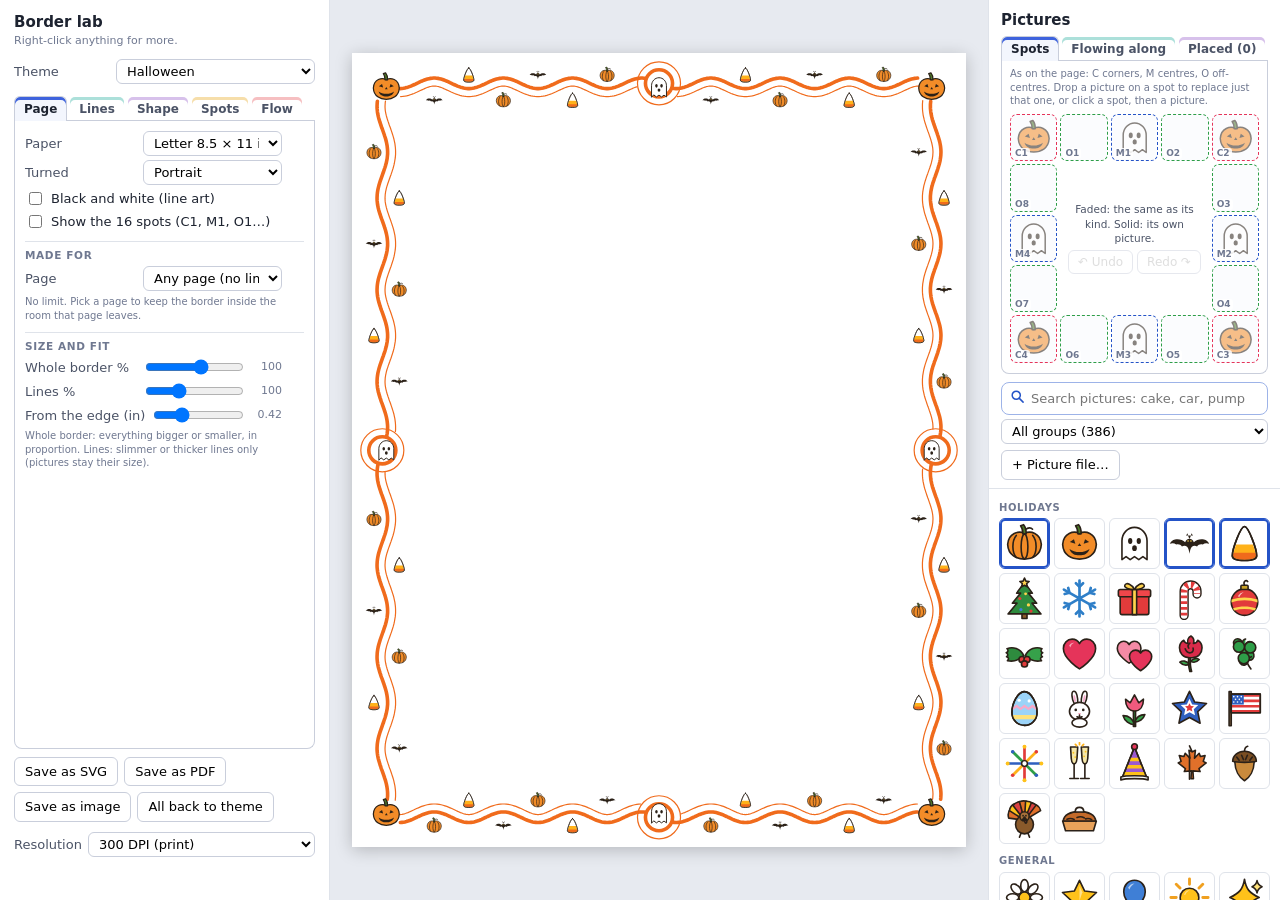
<file: border/border_lab.html>
<!doctype html>
<html lang="en">
<head>
<meta charset="utf-8">
<meta name="viewport" content="width=device-width, initial-scale=1">
<title>Border designer</title>
<style>
  :root { --ink: #1d2330; --muted: #6f7890; --line: #dfe3ea; --bg: #e7eaf0; }
  * { box-sizing: border-box; }
  body { margin: 0; background: var(--bg); color: var(--ink); font: 13px/1.35 system-ui, "Segoe UI", Roboto, sans-serif; height: 100vh; display: grid; grid-template-columns: 330px 1fr 292px; }
  .opts { background: #fff; border-right: 1px solid var(--line); overflow-y: auto; overflow-x: hidden; padding: 12px 14px 24px; }
  .opts h1 { font-size: 15px; margin: 0 0 2px; }
  .opts .note { color: var(--muted); font-size: 11px; margin-bottom: 10px; }
  fieldset { border: 0; border-top: 1px solid var(--line); margin: 8px 0 0; padding: 8px 0 0; }
  legend { font-size: 11px; font-weight: 700; letter-spacing: .06em; text-transform: uppercase; color: var(--muted); padding: 0 4px 0 0; }
  label { display: flex; align-items: center; gap: 6px; margin: 4px 0; }
  label > span:first-child { min-width: 96px; color: #4b5366; }
  select, input[type=number] { flex: 1; min-width: 0; font: inherit; padding: 3px 6px; border: 1px solid #c9cedb; border-radius: 6px; background: #fff; }
  input[type=range] { flex: 1; }
  input[type=color] { width: 38px; height: 26px; padding: 0 2px; border: 1px solid #c9cedb; border-radius: 6px; }
  .row2 { display: flex; gap: 8px; }
  .row2 > label { flex: 1; }
  .val { min-width: 30px; text-align: right; color: var(--muted); font-size: 11px; }
  .btn { font: inherit; padding: 5px 10px; border: 1px solid #c9cedb; border-radius: 6px; background: #fff; cursor: pointer; }
  .btn.primary { background: #2453c7; border-color: #2453c7; color: #fff; font-weight: 600; }
  .view { overflow: auto; display: flex; align-items: center; justify-content: center; padding: 22px; }
  .paper { background: #fff; box-shadow: 0 3px 16px rgba(0, 0, 0, .22); flex: none; }
  .paper svg { display: block; width: 100%; height: 100%; }
  .gallery { display: grid; grid-template-columns: repeat(6, 1fr); gap: 4px; margin-top: 6px; }
  .gallery button { border: 1px solid var(--line); background: #fff; border-radius: 6px; padding: 3px; cursor: pointer; line-height: 0; }
  .gallery button[aria-pressed="true"] { border-color: #2453c7; box-shadow: 0 0 0 2px #2453c7 inset; }
  .gallery svg { width: 100%; height: auto; }
  .tiny { font-size: 10px; color: var(--muted); }
  /* the picture picker: drag a picture onto the page, the strip, or a picture box */
  .pick { background: #fff; border-left: 1px solid var(--line); display: flex; flex-direction: column; min-height: 0; overflow: hidden; }
  .pick .hd { padding: 10px 12px 8px; border-bottom: 1px solid var(--line); }
  .pick h2 { font-size: 15px; margin: 0 0 2px; }
  .pick input[type=search] { flex: 1; min-width: 0; font: inherit; padding: 4px 8px; border: 1px solid #c9cedb; border-radius: 6px; }
  .pick .grid { flex: 1; overflow-y: auto; padding: 6px 10px 10px; display: grid; grid-template-columns: repeat(5, 1fr); gap: 4px; align-content: start; }
  .grp { grid-column: 1 / -1; font-size: 10px; font-weight: 700; text-transform: uppercase; letter-spacing: .06em; color: var(--muted); margin: 6px 0 0; }
  .tile { border: 1px solid var(--line); background: #fff; border-radius: 6px; padding: 3px; cursor: grab; line-height: 0; touch-action: none; user-select: none; }
  .tile:hover { border-color: #9db3e8; background: #f4f7fe; }
  .tile[aria-pressed="true"] { border-color: #2453c7; box-shadow: 0 0 0 2px #2453c7 inset; }
  .tile svg, .chip svg, .ghost svg { width: 100%; height: auto; display: block; pointer-events: none; }
  .strip { min-height: 44px; border: 1.5px dashed #b9c3d8; border-radius: 8px; padding: 4px; display: flex; flex-wrap: wrap; gap: 3px; align-content: flex-start; margin-top: 4px; }
  .strip.hot { border-color: #2453c7; background: #eef3fe; }
  .strip .empty { color: var(--muted); font-size: 11px; padding: 6px; pointer-events: none; }
  .chip { width: 34px; height: 34px; border: 1px solid var(--line); border-radius: 6px; padding: 2px; background: #fff; cursor: grab; touch-action: none; position: relative; user-select: none; }
  .chip.ins { box-shadow: -3px 0 0 #2453c7; }
  .chip.end { box-shadow: 3px 0 0 #2453c7; }
  .chip.going { opacity: .35; }
  .chip .x { position: absolute; top: -5px; right: -5px; width: 14px; height: 14px; border-radius: 50%; background: #1d2330; color: #fff; font: 700 10px/14px system-ui; text-align: center; cursor: pointer; display: none; }
  .chip:hover .x { display: block; }
  .ghost { position: fixed; left: 0; top: 0; width: 52px; height: 52px; pointer-events: none; z-index: 50; transform: translate(-50%, -50%); filter: drop-shadow(0 3px 6px rgba(0, 0, 0, .3)); }
  .ghost.bin { opacity: .35; }
  label.slot.hot { background: #eef3fe; outline: 1.5px dashed #2453c7; border-radius: 6px; }
  #foot .tiny { margin-bottom: 2px; }
  #foot .row { display: flex; gap: 6px; flex-wrap: wrap; margin-top: 4px; }
  #foot .btn { padding: 3px 8px; font-size: 12px; }
  .paper { touch-action: none; }
  /* the 16 spots, laid out like the page: drop a picture on one to put it there */
  .map { display: grid; grid-template-columns: repeat(5, 1fr); gap: 3px; margin: 6px 0 2px; }
  .spot { position: relative; aspect-ratio: 1; border: 1.5px dashed #c3cbdb; border-radius: 7px; background: #fbfcfe; cursor: pointer; touch-action: none; user-select: none; padding: 3px; }
  .spot svg { width: 100%; height: 100%; display: block; pointer-events: none; }
  .spot .lb { position: absolute; left: 2px; bottom: 1px; font: 700 9px/1 system-ui; color: #6f7890; background: rgba(255, 255, 255, .85); border-radius: 3px; padding: 1px 2px; pointer-events: none; }
  .spot.c { border-color: #e5345a; } .spot.m { border-color: #2453c7; } .spot.o { border-color: #2e9e48; }
  .spot.own { border-style: solid; background: #fff; }
  .spot.kind svg { opacity: .55; }
  .spot.hot, .spot.chosen { box-shadow: 0 0 0 2px #2453c7; background: #eef3fe; }
  .spot .x { position: absolute; top: -5px; right: -5px; width: 14px; height: 14px; border-radius: 50%; background: #1d2330; color: #fff; font: 700 10px/14px system-ui; text-align: center; cursor: pointer; display: none; }
  .spot:hover .x { display: block; }
  .mapmid { grid-column: 2 / 5; grid-row: 2 / 5; display: flex; flex-direction: column; justify-content: center; gap: 5px; padding: 2px 4px; font-size: 10.5px; color: #4b5366; text-align: center; }
  .mapmid .row { display: flex; gap: 4px; justify-content: center; }
  .mapmid .btn { padding: 3px 9px; font-size: 12px; }
  .btn[disabled] { opacity: .45; cursor: default; }
  /* the little tab box: Spots, Flowing along, Placed */
  .tabs { display: flex; gap: 2px; margin-top: 6px; border-bottom: 1px solid #c9cedb; }
  .tab { font: 600 12px system-ui; padding: 5px 9px; border: 1px solid transparent; border-bottom: 0; border-radius: 6px 6px 0 0; background: none; color: #4b5366; cursor: pointer; margin-bottom: -1px; }
  .tab:hover { background: #f1f4fa; }
  .tab[aria-selected="true"] { background: #fff; border-color: #c9cedb; color: #1d2330; }
  /* tabs, one look with ShiftCraft's: each its own colour on the top edge (blue, teal, violet, amber, rose, green, orange) */
  .tab { --tab-hue: #3e63dd; box-shadow: inset 0 3px 0 color-mix(in srgb, var(--tab-hue) 35%, transparent); }
  .tab:nth-of-type(7n+2) { --tab-hue: #12a594; } .tab:nth-of-type(7n+3) { --tab-hue: #8e4ec6; } .tab:nth-of-type(7n+4) { --tab-hue: #e5a00d; }
  .tab:nth-of-type(7n+5) { --tab-hue: #e5484d; } .tab:nth-of-type(7n+6) { --tab-hue: #46a758; } .tab:nth-of-type(7n+7) { --tab-hue: #f76b15; }
  .tab:hover { background: color-mix(in srgb, var(--tab-hue) 9%, #fff); }
  .tab[aria-selected="true"] { box-shadow: inset 0 3px 0 var(--tab-hue); background: color-mix(in srgb, var(--tab-hue) 6%, #fff); }
  .tabbox { border: 1px solid #c9cedb; border-top: 0; border-radius: 0 0 8px 8px; padding: 6px 8px 8px; }
  .pane { display: none; } .pane.on { display: block; }
  .find { display: flex; align-items: center; gap: 6px; margin-top: 8px; border: 1.5px solid #9db3e8; border-radius: 8px; padding: 2px 8px; background: #fff; }
  .find:focus-within { border-color: #2453c7; box-shadow: 0 0 0 2px rgba(36, 83, 199, .15); }
  .find svg { flex: none; }
  .find input[type=search] { border: 0; padding: 5px 0; outline: none; }
  .found { font-size: 10.5px; color: var(--muted); margin: 2px 0 0 2px; }
  .fitnote { font-size: 11px; color: #2453c7; margin: 4px 0 0; min-height: 0; }
  .fitnote.warn { color: #b3261e; }
  .dbar .row { display: flex; gap: 4px; flex-wrap: wrap; margin: 2px 0 4px; }
  .dbar .btn { padding: 3px 8px; font-size: 12px; }
  .dbar .btn.primary { margin: 2px 0 4px; }
  .dbar .useprint { font-weight: 600; }
  #otbox label > span:first-child { min-width: 112px; flex: none; white-space: nowrap; }
  #otbox input[type=range] { min-width: 0; }
  #foot label > span:first-child { min-width: 40px; }
  #foot input[type=range] { min-width: 0; }
  /* the left panel: theme on top, tabs, the settings, Save at the foot */
  .opts { display: flex; flex-direction: column; padding: 0; overflow: hidden; }
  .otop { padding: 12px 14px 0; }
  .opts .tabs { margin: 8px 14px 0; }
  .otbox { flex: 1; overflow-y: auto; overflow-x: hidden; margin: 0 14px; border: 1px solid #c9cedb; border-top: 0; border-radius: 0 0 8px 8px; padding: 6px 10px 10px; }
  .ofoot { padding: 8px 14px 12px; display: flex; gap: 6px; flex-wrap: wrap; align-items: center; }
  .ofoot .dpi { display: flex; gap: 6px; align-items: center; flex: 1 1 100%; }
  .ofoot .dpi > span { min-width: 0 !important; }
  .ofoot .note { flex: 1 1 100%; min-height: 1em; }
  .sub { font-size: 10.5px; font-weight: 700; letter-spacing: .06em; text-transform: uppercase; color: var(--muted); margin: 10px 0 2px; border-top: 1px solid var(--line); padding-top: 6px; }
  .sub:first-child { border-top: 0; margin-top: 2px; padding-top: 0; }
  .rs { visibility: hidden; border: 0; background: none; color: #2453c7; cursor: pointer; font-size: 14px; line-height: 1; padding: 0 2px; flex: none; }
  label.chg .rs { visibility: visible; }
  label.chg > span:first-child { color: #2453c7; font-weight: 600; }
  /* menus */
  .menu { position: fixed; z-index: 70; background: #fff; border: 1px solid #c9cedb; border-radius: 8px; box-shadow: 0 6px 22px rgba(0, 0, 0, .18); padding: 4px; min-width: 210px; max-width: 320px; font-size: 12.5px; }
  .menu .it { padding: 5px 10px; border-radius: 5px; cursor: pointer; outline: none; }
  .menu .it:hover, .menu .it:focus { background: #eef3fe; }
  .menu .it.dis { color: #a7adbb; cursor: default; background: none; }
  .menu .mh { font-size: 10.5px; font-weight: 700; color: var(--muted); padding: 4px 10px 3px; }
  .menu hr { border: 0; border-top: 1px solid var(--line); margin: 3px 4px; }
</style>
</head>
<body>
<div class="opts" id="opts"></div>
<div class="view" id="view"><div class="paper" id="paper"></div></div>
<div class="pick" id="pick"></div>
<script src="border_icons.js"></script>
<script src="border_icons2.js"></script>
<script>
'use strict';
// @engine-start (build.py: ShiftCraft draws printed borders with this part)
// ---------------- icons: 24 × 24, colour fills with a dark outline; class "k" stays black in line-art ----------------
const OL = 'stroke="#2b2118" stroke-width=".9" stroke-linejoin="round" stroke-linecap="round"';
const ICONS = {
  pumpkin: ['Pumpkin', `<path ${OL} fill="#f28c28" d="M12 6.4c-3.2-1.7-9 -.4-9.4 6.1.3 6.2 5.2 8.2 9.4 8.2s9.1-2 9.4-8.2C21 6 15.2 4.7 12 6.4z"/><path ${OL} fill="none" d="M12 6.4c-2.3 1.6-2.7 12.7 0 14.3M12 6.4c2.3 1.6 2.7 12.7 0 14.3M7.4 7.5c-2.6 3.1-2.4 9.7 0 12.2M16.6 7.5c2.6 3.1 2.4 9.7 0 12.2"/><path ${OL} fill="#4d7c2a" d="M11.1 6.6c0-1.9-.3-3.3-1.3-4.5l1.7-.6c1.2 1.4 1.5 3.1 1.4 5.1z"/><path ${OL} fill="none" d="M12.6 4.2c1.3-1.2 3-1.2 3.9-.2"/>`],
  jack: ['Jack-o’-lantern', `<path ${OL} fill="#f28c28" d="M12 6.4c-3.2-1.7-9 -.4-9.4 6.1.3 6.2 5.2 8.2 9.4 8.2s9.1-2 9.4-8.2C21 6 15.2 4.7 12 6.4z"/><path ${OL} fill="#4d7c2a" d="M11.1 6.6c0-1.9-.3-3.3-1.3-4.5l1.7-.6c1.2 1.4 1.5 3.1 1.4 5.1z"/><path class="k" fill="#2b2118" d="M6.6 11.2l2.3-1.6.8 2.6zM17.4 11.2l-2.3-1.6-.8 2.6zM11 13.4l1-1.6 1 1.6zM6.4 15c2.8 2.3 8.4 2.3 11.2 0-.8 2.6-3 3.6-5.6 3.6S7.2 17.6 6.4 15z"/>`],
  ghost: ['Ghost', `<path ${OL} fill="#ffffff" d="M5 21V10.5C5 6.4 8.1 3 12 3s7 3.4 7 7.5V21l-2.3-1.7-2.3 1.7-2.4-1.7-2.4 1.7-2.3-1.7z"/><ellipse class="k" fill="#2b2118" cx="9.6" cy="10.6" rx="1.2" ry="1.7"/><ellipse class="k" fill="#2b2118" cx="14.4" cy="10.6" rx="1.2" ry="1.7"/><ellipse class="k" fill="#2b2118" cx="12" cy="14.6" rx="1.3" ry="1.6"/>`],
  bat: ['Bat', `<path class="k" fill="#2b2118" d="M12 9.3c.6-.9 1-1.9 1-3l1 1.3h-4L11 6.3c0 1.1.4 2.1 1 3zM12 9.4c1.2 0 2 .8 2.4 1.9 1.4-1.4 3.7-2 5.7-1.5 1.3.3 2.3 1.2 2.9 2.4-1.3-.5-2.6-.4-3.6.4-1.2-.4-2.5 0-3.2 1.1-.9-.6-2.2-.5-3 .3-.8 1-.9 2.3-1.2 3.7-.3-1.4-.4-2.7-1.2-3.7-.8-.8-2.1-.9-3-.3-.7-1.1-2-1.5-3.2-1.1-1-.8-2.3-.9-3.6-.4.6-1.2 1.6-2.1 2.9-2.4 2-.5 4.3.1 5.7 1.5.4-1.1 1.2-1.9 2.4-1.9z"/><circle fill="#ffd34d" cx="11.2" cy="10.6" r=".45"/><circle fill="#ffd34d" cx="12.8" cy="10.6" r=".45"/>`],
  candycorn: ['Candy corn', `<path ${OL} fill="#ffffff" d="M12 2.5c2.2 0 6.8 12.6 6.8 16.3 0 2-3 2.7-6.8 2.7s-6.8-.7-6.8-2.7C5.2 15.1 9.8 2.5 12 2.5z"/><path fill="#ffb21a" d="M7.3 12.6h9.4c.9 2.5 1.6 4.8 1.6 6.2 0 1.6-2.9 2.2-6.3 2.2s-6.3-.6-6.3-2.2c0-1.4.7-3.7 1.6-6.2z"/><path fill="#f06b1c" d="M5.8 17.2h12.4c.1.6.2 1.1.2 1.6 0 1.6-2.9 2.2-6.4 2.2s-6.4-.6-6.4-2.2c0-.5.1-1 .2-1.6z"/><path ${OL} fill="none" d="M12 2.5c2.2 0 6.8 12.6 6.8 16.3 0 2-3 2.7-6.8 2.7s-6.8-.7-6.8-2.7C5.2 15.1 9.8 2.5 12 2.5z"/>`],
  tree: ['Christmas tree', `<path ${OL} fill="#2e8b3e" d="M12 3l4.4 6h-2.2l4.6 5.6h-2.6l5 6H2.8l5-6H5.2l4.6-5.6H7.6z"/><rect ${OL} fill="#8a5a2b" x="10.6" y="20.6" width="2.8" height="2.6"/><path ${OL} fill="#ffd34d" d="M12 .6l.8 1.7 1.8.2-1.4 1.2.4 1.8-1.6-.9-1.6.9.4-1.8-1.4-1.2 1.8-.2z"/><circle fill="#e23b3b" cx="9.4" cy="12" r=".9"/><circle fill="#ffd34d" cx="14.2" cy="15.6" r=".9"/><circle fill="#3f7fd6" cx="10" cy="18.2" r=".9"/><circle fill="#e23b3b" cx="15.6" cy="19" r=".9"/><circle fill="#ffd34d" cx="12.6" cy="9.4" r=".8"/>`],
  snowflake: ['Snowflake', `<g stroke="#2f7fc8" stroke-width="1.5" stroke-linecap="round" fill="none"><path d="M12 2v20M3.3 7l17.4 10M3.3 17l17.4-10"/><path d="M12 5.5l-2-2M12 5.5l2-2M12 18.5l-2 2M12 18.5l2 2M6.4 8.8l-2.7.7M6.4 8.8l-.7-2.7M17.6 15.2l2.7-.7M17.6 15.2l.7 2.7M6.4 15.2l-2.7-.7M6.4 15.2l-.7 2.7M17.6 8.8l2.7.7M17.6 8.8l.7-2.7"/></g><circle fill="#2f7fc8" cx="12" cy="12" r="1.4"/>`],
  gift: ['Gift', `<rect ${OL} fill="#e23b3b" x="4" y="10" width="16" height="11" rx="1"/><rect ${OL} fill="#f0464a" x="3" y="7" width="18" height="4" rx="1"/><path fill="#ffd34d" d="M10.8 7h2.4v14h-2.4z"/><path ${OL} fill="none" d="M10.8 7h2.4v14h-2.4z"/><path ${OL} fill="#ffd34d" d="M12 7c-1.2-2.9-4.6-4.3-5.4-2.4C6 6.1 9.3 7 12 7zM12 7c1.2-2.9 4.6-4.3 5.4-2.4.6 1.5-2.7 2.4-5.4 2.4z"/>`],
  candycane: ['Candy cane', `<path stroke="#2b2118" stroke-width="5.2" stroke-linecap="round" fill="none" d="M9 21.5V8a3.6 3.6 0 017.2 0v1.5"/><path class="w" stroke="#ffffff" stroke-width="3.6" stroke-linecap="round" fill="none" d="M9 21.5V8a3.6 3.6 0 017.2 0v1.5"/><path stroke="#e23b3b" stroke-width="3.6" stroke-dasharray="1.6 1.6" fill="none" d="M9 21.5V8a3.6 3.6 0 017.2 0v1.5"/>`],
  ornament: ['Ornament', `<circle ${OL} fill="#e23b3b" cx="12" cy="14" r="7.4"/><path fill="#ffd34d" d="M4.8 12.6c4.6-1.6 9.8-1.6 14.4 0l.1 1.6c-4.6-1.6-10-1.6-14.6 0z"/><path fill="#ffd34d" d="M5.6 17.4c4.2-1.3 8.6-1.3 12.8 0l-.6 1.3c-3.8-1.1-7.8-1.1-11.6 0z"/><rect ${OL} fill="#c9a227" x="10" y="4.6" width="4" height="2.4" rx=".5"/><path ${OL} fill="none" d="M12 4.6c-1-2.2 1-3.4 1.8-2"/><path fill="#fff" opacity=".7" d="M8.4 10.6a4.6 4.6 0 013.2-2.2c-1.3 1-2.2 1.8-2.6 3z"/>`],
  holly: ['Holly', `<path ${OL} fill="#2e8b3e" d="M11.6 13.2C9.6 9.2 5.6 8 2.2 9.3c1 .8.6 1.9-.4 2.3 1 .4 1.2 1.6.2 2.2 1.2.3 1.4 1.5.5 2.2 3.2.7 6.8-.6 9.1-2.8z"/><path ${OL} fill="#36a14a" d="M12.4 13.2c2-4 6-5.2 9.4-3.9-1 .8-.6 1.9.4 2.3-1 .4-1.2 1.6-.2 2.2-1.2.3-1.4 1.5-.5 2.2-3.2.7-6.8-.6-9.1-2.8z"/><circle ${OL} fill="#e23b3b" cx="10.6" cy="15.4" r="1.7"/><circle ${OL} fill="#e23b3b" cx="13.4" cy="15.4" r="1.7"/><circle ${OL} fill="#e23b3b" cx="12" cy="17.8" r="1.7"/>`],
  heart: ['Heart', `<path ${OL} fill="#e5345a" d="M12 20.6S3 15 3 9.2C3 6.3 5.2 4 7.9 4c1.8 0 3.3 1 4.1 2.5C12.8 5 14.3 4 16.1 4 18.8 4 21 6.3 21 9.2c0 5.8-9 11.4-9 11.4z"/><path fill="#fff" opacity=".55" d="M6.2 7.6c.6-1.2 1.8-1.8 3-1.6-1.3.5-2 1.4-2.3 2.6z"/>`],
  hearts: ['Two hearts', `<path ${OL} fill="#f58aa5" d="M9 17.4S2.4 13.3 2.4 9c0-2.1 1.6-3.8 3.6-3.8 1.3 0 2.4.7 3 1.8.6-1.1 1.7-1.8 3-1.8 2 0 3.6 1.7 3.6 3.8 0 4.3-6.6 8.4-6.6 8.4z"/><path ${OL} fill="#e5345a" d="M15.4 21.6s-6.2-3.9-6.2-7.9c0-2 1.5-3.6 3.4-3.6 1.2 0 2.3.7 2.8 1.7.5-1 1.6-1.7 2.8-1.7 1.9 0 3.4 1.6 3.4 3.6 0 4-6.2 7.9-6.2 7.9z"/>`],
  rose: ['Rose', `<path ${OL} fill="#2e8b3e" d="M11.6 13.6c-.3 3.2-.2 5.8.6 8.4h1c-.8-2.6-.9-5.2-.6-8.4z"/><path ${OL} fill="#36a14a" d="M12 18c-1.6-2-4-2.2-5.4-1.2 1.6 1.8 3.6 2 5.4 1.2zM12.6 16.4c1.4-1.8 3.6-2 4.8-1-1.4 1.6-3.2 1.8-4.8 1z"/><path ${OL} fill="#d92b4a" d="M12 14.4c-3.6 0-5.6-2.6-5.6-5.6 0-2 1-3.4 2.4-4.2.4 1.2 1.4 1.8 2.4 1.8-.6-1.6 0-3.4 1.6-4.2 1.4 1 2 2.6 1.4 4.2 1 0 2-.6 2.4-1.8 1.4.8 2.4 2.2 2.4 4.2 0 3-2 5.6-5.6 5.6z"/><path ${OL} fill="none" d="M9.6 9.4c.6 1.6 1.8 2.4 3 2.2 1.2-.2 1.8-1.4 1.4-2.6M12.2 6.2c-1 .8-1.2 2-.6 2.8"/>`],
  shamrock: ['Shamrock', `<g ${OL} fill="#2e9e48"><path d="M12 11.6C10 9.8 6.8 9.3 6 7.2 5.2 5.2 6.9 3.4 8.8 3.9c1.1.3 1.7 1.2 1.9 2.1.2-.9.8-1.8 1.9-2.1"/><path d="M12 11.6c-.6-2.6.2-5.6 2.1-6.2 2-.6 3.6 1.2 3.1 3.2-.3 1.1-1.1 1.7-2 1.9.9.2 1.7.8 2 1.9.5 2-1.1 3.8-3.1 3.2-1.9-.6-2.7-3.6-2.1-4z"/><path d="M12 11.6c-2.3 1.3-3.6 4.1-2.4 5.8 1.2 1.7 3.6 1.4 4.2-.6.3-1-.1-2-.7-2.7.9.4 2 .4 2.8-.3"/></g><path ${OL} fill="none" d="M12 11.6c.4 3.4 1.6 6.4 3.6 9"/><circle fill="#2e9e48" cx="12" cy="11.6" r="2.6"/><circle fill="#2e9e48" cx="8.9" cy="8.2" r="3.1"/><circle fill="#2e9e48" cx="15.2" cy="8.6" r="3.1"/><circle fill="#2e9e48" cx="11.6" cy="14.6" r="3.1"/><path ${OL} fill="none" d="M8.9 5.1a3.1 3.1 0 010 6.2a3.1 3.1 0 010-6.2M15.2 5.5a3.1 3.1 0 010 6.2a3.1 3.1 0 010-6.2M11.6 11.5a3.1 3.1 0 010 6.2a3.1 3.1 0 010-6.2"/>`],
  egg: ['Easter egg', `<path ${OL} fill="#9bd3f7" d="M12 2.6c3.8 0 7 6.6 7 11.6 0 4.2-3.1 7.2-7 7.2s-7-3-7-7.2c0-5 3.2-11.6 7-11.6z"/><path fill="#f7a8c8" d="M5.3 11.4l2.3-1.6 2.2 1.6 2.2-1.6 2.2 1.6 2.2-1.6 2.3 1.6.4 1.8-2.7-1.8-2.2 1.6-2.2-1.6-2.2 1.6-2.2-1.6-2.7 1.8z"/><path fill="#ffe27a" d="M5.2 15.6h13.6c-.1.9-.4 1.7-.8 2.4H6c-.4-.7-.7-1.5-.8-2.4z"/><circle fill="#fff" cx="9" cy="7.4" r=".9"/><circle fill="#fff" cx="14.6" cy="7.8" r=".9"/><path ${OL} fill="none" d="M12 2.6c3.8 0 7 6.6 7 11.6 0 4.2-3.1 7.2-7 7.2s-7-3-7-7.2c0-5 3.2-11.6 7-11.6z"/>`],
  bunny: ['Bunny', `<path ${OL} fill="#ffffff" d="M9.2 9.6C7.6 6.6 7.2 2.6 8.8 2.4c1.6-.2 2.4 3.6 2.2 6.8zM14.8 9.6c1.6-3 2-7 .4-7.2-1.6-.2-2.4 3.6-2.2 6.8z"/><path fill="#f7a8c8" d="M9.4 8.4c-.8-1.8-1-3.8-.4-4 .6 0 1 2 1 3.8zM14.6 8.4c.8-1.8 1-3.8.4-4-.6 0-1 2-1 3.8z"/><ellipse ${OL} fill="#ffffff" cx="12" cy="13.6" rx="5.6" ry="5"/><ellipse ${OL} fill="#ffffff" cx="12" cy="20" rx="4.2" ry="2.4"/><circle class="k" fill="#2b2118" cx="9.9" cy="12.8" r=".75"/><circle class="k" fill="#2b2118" cx="14.1" cy="12.8" r=".75"/><path fill="#f58aa5" d="M11.1 14.6h1.8L12 15.6z"/><path ${OL} fill="none" d="M12 15.6v.8M10.6 16.6c.7.5 2.1.5 2.8 0"/>`],
  tulip: ['Tulip', `<path ${OL} fill="#2e8b3e" d="M11.4 12.4h1.2v9.6h-1.2z"/><path ${OL} fill="#36a14a" d="M12 21c-1-3.4-3.6-5-6.4-5 .8 3 3.6 5 6.4 5zM12 19.6c1-2.8 3.2-4.2 5.8-4.2-.8 2.6-3.2 4.2-5.8 4.2z"/><path ${OL} fill="#f05a7e" d="M12 13.4c-3.4 0-5-2.8-5-6.6l2.6 2L12 4.4l2.4 4.4 2.6-2c0 3.8-1.6 6.6-5 6.6z"/>`],
  daisy: ['Daisy', `<g ${OL} fill="#ffffff"><ellipse cx="12" cy="5.4" rx="2.1" ry="3.4"/><ellipse cx="12" cy="18.6" rx="2.1" ry="3.4"/><ellipse cx="5.4" cy="12" rx="3.4" ry="2.1"/><ellipse cx="18.6" cy="12" rx="3.4" ry="2.1"/><ellipse cx="7.3" cy="7.3" rx="2.1" ry="3.4" transform="rotate(-45 7.3 7.3)"/><ellipse cx="16.7" cy="16.7" rx="2.1" ry="3.4" transform="rotate(-45 16.7 16.7)"/><ellipse cx="16.7" cy="7.3" rx="2.1" ry="3.4" transform="rotate(45 16.7 7.3)"/><ellipse cx="7.3" cy="16.7" rx="2.1" ry="3.4" transform="rotate(45 7.3 16.7)"/></g><circle ${OL} fill="#ffc21a" cx="12" cy="12" r="3.1"/>`],
  star: ['Star', `<path ${OL} fill="#ffc21a" d="M12 2.4l2.9 6 6.6.8-4.9 4.5 1.3 6.5L12 17l-5.9 3.2 1.3-6.5L2.5 9.2l6.6-.8z"/><path fill="#fff" opacity=".5" d="M12 5.6l1.6 3.4-1.6 4.8z"/>`],
  usstar: ['Patriotic star', `<path ${OL} fill="#2f5fbf" d="M12 2.4l2.9 6 6.6.8-4.9 4.5 1.3 6.5L12 17l-5.9 3.2 1.3-6.5L2.5 9.2l6.6-.8z"/><path fill="#ffffff" d="M12 6.6l1.5 3.1 3.4.4-2.5 2.3.7 3.3-3.1-1.6-3 1.6.6-3.3-2.5-2.3 3.4-.4z"/><path fill="#e23b3b" d="M12 9l.8 1.6 1.7.2-1.3 1.2.4 1.7-1.6-.9-1.6.9.4-1.7-1.3-1.2 1.7-.2z"/>`],
  flag: ['Flag', `<path ${OL} fill="#8a6a45" d="M3.4 2.6h1.2v19H3.4z"/><path ${OL} fill="#ffffff" d="M4.6 4h16.2v10.4H4.6z"/><path fill="#e23b3b" d="M4.6 4h16.2v1.5H4.6zM4.6 7h16.2v1.5H4.6zM4.6 10h16.2v1.5H4.6zM4.6 12.9h16.2v1.5H4.6z"/><path fill="#2f5fbf" d="M4.6 4h7v5.8h-7z"/><g fill="#fff"><circle cx="6" cy="5.4" r=".45"/><circle cx="8.1" cy="5.4" r=".45"/><circle cx="10.2" cy="5.4" r=".45"/><circle cx="7" cy="6.9" r=".45"/><circle cx="9.1" cy="6.9" r=".45"/><circle cx="6" cy="8.4" r=".45"/><circle cx="8.1" cy="8.4" r=".45"/><circle cx="10.2" cy="8.4" r=".45"/></g><path ${OL} fill="none" d="M4.6 4h16.2v10.4H4.6z"/>`],
  firework: ['Firework', `<g stroke-width="1.5" stroke-linecap="round" fill="none"><path stroke="#e23b3b" d="M12 12V2.6M12 12v9.4"/><path stroke="#2f5fbf" d="M12 12h9.4M12 12H2.6"/><path stroke="#ffb21a" d="M12 12l6.6-6.6M12 12l-6.6 6.6"/><path stroke="#2e9e48" d="M12 12l6.6 6.6M12 12L5.4 5.4"/></g><g fill="#ffc21a"><circle cx="12" cy="2.6" r="1.1"/><circle cx="21.4" cy="12" r="1.1"/><circle cx="12" cy="21.4" r="1.1"/><circle cx="2.6" cy="12" r="1.1"/></g><g fill="#e23b3b"><circle cx="18.6" cy="5.4" r="1"/><circle cx="5.4" cy="18.6" r="1"/></g><g fill="#2f5fbf"><circle cx="18.6" cy="18.6" r="1"/><circle cx="5.4" cy="5.4" r="1"/></g><circle fill="#fff" stroke="#2b2118" stroke-width=".8" cx="12" cy="12" r="1.6"/>`],
  champagne: ['Champagne', `<path ${OL} fill="#f6e7a8" d="M7 2.8h4l-.4 6.4c-.2 2-1 3-1.6 3s-1.4-1-1.6-3zM13 2.8h4l-.4 6.4c-.2 2-1 3-1.6 3s-1.4-1-1.6-3z"/><path ${OL} fill="none" d="M9 12.2v8M15 12.2v8M6.6 20.4h4.8M12.6 20.4h4.8"/><g fill="#ffc21a"><circle cx="8.6" cy="6" r=".5"/><circle cx="9.6" cy="8.4" r=".5"/><circle cx="15.4" cy="5.4" r=".5"/><circle cx="14.6" cy="8" r=".5"/></g><path stroke="#ffb21a" stroke-width="1" stroke-linecap="round" fill="none" d="M12 1.4V.4M10.4 2l-.7-.7M13.6 2l.7-.7"/>`],
  balloon: ['Balloon', `<path ${OL} fill="#3f7fd6" d="M12 2.4c3.6 0 6 2.8 6 6.4 0 4.2-3.4 7.6-6 7.6s-6-3.4-6-7.6c0-3.6 2.4-6.4 6-6.4z"/><path ${OL} fill="#3f7fd6" d="M11 16.3h2l-.4 1.3h-1.2z"/><path ${OL} fill="none" d="M12 17.6c-1.6 1.4 1.4 2.4 0 3.8"/><path fill="#fff" opacity=".6" d="M8.4 6.6c.8-1.6 2.2-2.4 3.6-2.4-1.4.8-2.4 2-2.8 3.4z"/>`],
  partyhat: ['Party hat', `<path ${OL} fill="#9b59d0" d="M12 2.8l6.8 17H5.2z"/><path fill="#ffc21a" d="M9.6 8.8h4.8l.8 2H8.8zM8 12.8h8l.8 2H7.2zM6.4 16.8h11.2l.8 2H5.6z"/><path ${OL} fill="none" d="M12 2.8l6.8 17H5.2z"/><circle ${OL} fill="#e5345a" cx="12" cy="2.6" r="1.6"/><path ${OL} fill="#ffffff" d="M4.4 19.6c2.4-1 12.8-1 15.2 0v1.6c-2.4-1-12.8-1-15.2 0z"/>`],
  maple: ['Maple leaf', `<path ${OL} fill="#e0702a" d="M12 2.2l1.5 3.3 1.8-.9-.5 4.4 2.6-2.7.7 1.8 2.6-.5-1 3.2 1.6.9-4 3.2.6 1.6-4-.4.3 4.4h-1.4l.3-4.4-4 .4.6-1.6-4-3.2 1.6-.9-1-3.2 2.6.5.7-1.8 2.6 2.7-.5-4.4 1.8.9z"/><path ${OL} fill="none" d="M12 8.6v12.2"/>`],
  acorn: ['Acorn', `<path ${OL} fill="#c98a3c" d="M6.6 10.6h10.8c0 5.2-2.4 9.2-5.4 11-3-1.8-5.4-5.8-5.4-11z"/><path ${OL} fill="#7a4e22" d="M5.4 10.8c0-3.4 3-5.6 6.6-5.6s6.6 2.2 6.6 5.6c-2.2.8-11 .8-13.2 0z"/><path ${OL} fill="none" d="M12 5.2c0-1.4.6-2.4 1.8-2.8M7.6 8.4l1.4 1.8M10.4 7.4l1 2.4M13.6 7.4l-1 2.4M16.4 8.4l-1.4 1.8"/>`],
  turkey: ['Turkey', `<g ${OL}><path fill="#e0702a" d="M12 13L4.2 6.6c-1.2 1.4-1.6 3.4-1 5.2z"/><path fill="#ffc21a" d="M12 13L6.4 3.8c-1.6.8-2.6 2.2-2.8 3.8z"/><path fill="#d94141" d="M12 13l-2.6-10.4c-1.6.2-3 1-3.8 2.2z"/><path fill="#e0702a" d="M12 13l1.2-10.6c-1.4-.4-2.8-.2-4 .2z"/><path fill="#ffc21a" d="M12 13l4.6-9.6c-1.2-.8-2.6-1.1-4-1z"/><path fill="#d94141" d="M12 13l7.2-7.6c-.8-1.2-2-2-3.4-2.2z"/><path fill="#e0702a" d="M12 13l9-5.4c-.4-1.4-1.2-2.6-2.4-3.2z"/></g><ellipse ${OL} fill="#8a5a2b" cx="12" cy="15.4" rx="5" ry="5.2"/><circle ${OL} fill="#a8703a" cx="12" cy="10.8" r="2.6"/><circle class="k" fill="#2b2118" cx="11.2" cy="10.4" r=".5"/><circle class="k" fill="#2b2118" cx="12.8" cy="10.4" r=".5"/><path ${OL} fill="#ffb21a" d="M12 11.2l-1 1.4h2z"/><path ${OL} fill="#e23b3b" d="M12.6 12.6c.8.4 1 1.6.2 2-.8-.2-.8-1.4-.2-2z"/><path ${OL} fill="none" d="M10 20.4l-.8 2M14 20.4l.8 2"/>`],
  pie: ['Pie', `<path ${OL} fill="#e8a25a" d="M2.6 13.4h18.8l-1.6 5.4H4.2z"/><path ${OL} fill="#c46a2a" d="M3 13.4c0-3.2 4-5.4 9-5.4s9 2.2 9 5.4z"/><path ${OL} fill="none" d="M5 12.4c1.6-.6 2.6-.6 4 .2M10.6 11.4c1.6-.6 2.6-.6 4 .2M15.4 12.2c1.4-.4 2.4-.2 3.4.4"/><path ${OL} fill="#ffffff" d="M9.6 8.4c0-1.6 1-2.6 2.4-2.6s2.4 1 2.4 2.6z"/>`],
  sun: ['Sun', `<g stroke="#f0a020" stroke-width="1.6" stroke-linecap="round"><path d="M12 1.6v3M12 19.4v3M1.6 12h3M19.4 12h3M4.6 4.6l2.1 2.1M17.3 17.3l2.1 2.1M4.6 19.4l2.1-2.1M17.3 6.7l2.1-2.1"/></g><circle ${OL} fill="#ffc21a" cx="12" cy="12" r="5.2"/><path fill="#fff" opacity=".5" d="M9 10.4c.4-1.4 1.6-2.4 3-2.4-1.2.6-2 1.4-2.4 2.6z"/>`],
  sparkle: ['Sparkle', `<path ${OL} fill="#ffc21a" d="M12 1.8c.8 5.4 2.8 7.8 8.2 10.2-5.4 2.4-7.4 4.8-8.2 10.2-.8-5.4-2.8-7.8-8.2-10.2 5.4-2.4 7.4-4.8 8.2-10.2z"/><path ${OL} fill="#ffe27a" d="M19 2.6c.3 1.8 1 2.6 2.8 3.4-1.8.8-2.5 1.6-2.8 3.4-.3-1.8-1-2.6-2.8-3.4 1.8-.8 2.5-1.6 2.8-3.4z"/>`],
  leaf: ['Leaf', `<path ${OL} fill="#4caf50" d="M4 20C3 10.6 9.4 3.6 20.4 3.4 20.6 14 13.6 21 4 20z"/><path ${OL} fill="none" d="M4 20C8.6 15 12.4 10.6 16.8 7M9 15.2l-.4-3.8M11.8 12.4l-.2-3.4M9 15.2l3.8.4M11.8 12.4l3.4.2"/>`],
  tomato: ['Produce', `<circle ${OL} fill="#e23b3b" cx="12" cy="14" r="7.6"/><path ${OL} fill="#3d9a3a" d="M12 6.4l1.4-2.2.6 2.6 2.6-1-1.2 2.6 2.6.6-2.8 1.2-1.6-1.4L12 10l-1.6-1.2-1.6 1.4-2.8-1.2 2.6-.6-1.2-2.6 2.6 1 .6-2.6z"/><path fill="#fff" opacity=".5" d="M7.6 12c.4-1.6 1.6-2.8 3.2-3.2-1.2.8-2 1.8-2.4 3.2z"/>`],
  coffee: ['Coffee', `<path ${OL} fill="#ffffff" d="M4 9h12v6.4c0 3-2.4 5.2-6 5.2s-6-2.2-6-5.2z"/><path ${OL} fill="none" d="M16 10.6h1.6c1.6 0 2.6 1 2.6 2.4s-1 2.4-2.6 2.4H16"/><path fill="#7a4e22" d="M4.6 10h10.8v1.4H4.6z"/><path stroke="#9aa3b5" stroke-width="1.1" stroke-linecap="round" fill="none" d="M7.6 6.8c-1-1.2 1-2 0-3.4M10.6 6.8c-1-1.2 1-2 0-3.4M13.4 6.8c-1-1.2 1-2 0-3.4"/>`],
  dot: ['Dot', `<circle ${OL} fill="#2b2118" class="k" cx="12" cy="12" r="5"/>`],
  diamond: ['Diamond', `<path ${OL} fill="#2b2118" class="k" d="M12 3l9 9-9 9-9-9z"/>`],
  ring: ['Little ring', `<circle stroke="#2b2118" stroke-width="2.2" fill="none" cx="12" cy="12" r="6"/>`],
};
// the first set's groups, then the big set (border_icons.js): 100+ general and 60+ holiday pictures through the year
const CAT = {}; const FIRST = { Holidays: 'pumpkin jack ghost bat candycorn tree snowflake gift candycane ornament holly heart hearts rose shamrock egg bunny tulip usstar flag firework champagne partyhat maple acorn turkey pie', General: 'daisy star sun sparkle leaf balloon tomato coffee dot diamond ring' };
Object.entries(FIRST).forEach(([c, l]) => l.split(' ').forEach((k) => { CAT[k] = c; }));
Object.entries(window.LAB_ICONS || {}).forEach(([k, [label, cat, svg]]) => { ICONS[k] = [label, svg]; CAT[k] = cat; });
// the groups in a sensible order: the first sets, general kinds, the everyday ones (home, school, work…), then the months
const ORDER = ['Holidays', 'General', 'Office', 'Shop and money', 'Tech', 'Tools', 'Awards', 'Food and drink', 'Shapes and signs', 'Nature', 'Home', 'School', 'Work', 'Car and travel', 'Kids and baby', 'All about me', 'January', 'February', 'March', 'April', 'May', 'June', 'July', 'August', 'September', 'October', 'November', 'December'];
const CATS = [...ORDER, ...Object.values(CAT)].filter((c, i, a) => a.indexOf(c) === i && Object.values(CAT).includes(c));
// an attribute given twice keeps the later one (the colour or weight asked for), so saved SVG files stay valid XML
const tidy = (s) => s.replace(/<([a-zA-Z]+)((?:\s+[a-zA-Z:-]+="[^"]*")+)\s*(\/?)>/g, (m, t, a, z) => { const at = new Map(); a.replace(/([a-zA-Z:-]+)="([^"]*)"/g, (q, k, v) => { at.delete(k); at.set(k, v); }); return `<${t}${[...at].map(([k, v]) => ` ${k}="${v}"`).join('')}${z ? '/' : ''}>`; });
Object.values(ICONS).forEach((v) => { v[1] = tidy(v[1]); });
// your own pictures (clip art, or a picture file): kept in the design itself as data (S.own = { id: [name, data URL] }),
// so they go wherever the design goes (this browser, the location on the server, the everything file). Never a file.
const MINE = 'My pictures';
if (!CATS.includes(MINE)) CATS.unshift(MINE);
function ownSync() {
  Object.keys(ICONS).forEach((k) => { if (k.startsWith('my-') && !(S.own && S.own[k])) { delete ICONS[k]; delete CAT[k]; } });
  Object.entries(S.own || {}).forEach(([k, v]) => { if (!Array.isArray(v) || !/^data:image\//.test(v[1] || '')) return; ICONS[k] = [v[0] || 'My picture', `<image class="own" x="0" y="0" width="24" height="24" preserveAspectRatio="xMidYMid meet" href="${v[1].replace(/"/g, '%22')}"/>`]; CAT[k] = MINE; });
}
// line art (black and white): every fill white, every outline black; class "k" (eyes, mouths, dots) stays black
const lineArt = (s) => s.replace(/(<[a-z]+)([^>]*?)(\/?>)/g, (m, a, attrs, z) => {
  // every fill white, every line black (white lines too, unless class "w": the candy cane's stripe); class "k" (eyes,
  // mouths, dots) stays solid black; every shape gets an edge, so details drawn in white or colour still show
  const k = /class="k"/.test(attrs), w = /class="w"/.test(attrs);
  attrs = attrs.replace(/fill="(?!none)[^"]*"/g, k ? 'fill="#000"' : 'fill="#fff"').replace(/stroke="(?!none)[^"]*"/g, w ? 'stroke="#fff"' : 'stroke="#000"').replace(/opacity="[^"]*"/g, 'opacity="0"');
  if (!k && !/stroke=/.test(attrs) && !/fill="none"/.test(attrs) && a !== '<g' && a !== '<svg') attrs += ' stroke="#000" stroke-width=".7"';
  return a + attrs + z; });

// ---------------- the themes: a starting point for everything ----------------
const THEMES = {
  classic: { name: 'Classic certificate', lines: 'thickthin', color: '#1d2330', accent: '#b08d2c', shape: 'straight', corner: 'notch', center: 'through', off: 'through', ic: { corner: 'diamond', center: '', off: '' }, flow: 'none', list: [] },
  general: { name: 'General: stars and sparkles', lines: 'double', color: '#2453c7', accent: '#ffc21a', shape: 'wave', waves: 2, corner: 'ring', center: 'gap', off: 'through', ic: { corner: 'star', center: 'sparkle', off: '' }, flow: 'dips-out', list: ['sparkle', 'star'] },
  spring: { name: 'Spring flowers', lines: 'single', color: '#3d9a3a', accent: '#f05a7e', shape: 'scallopOut', corner: 'gap', center: 'gap', off: 'through', ic: { corner: 'tulip', center: 'daisy', off: '' }, flow: 'dips-in', list: ['daisy', 'leaf'] },
  halloween: { name: 'Halloween', lines: 'thickthin', color: '#f06b1c', accent: '#2b2118', shape: 'wave', waves: 2, corner: 'gap', center: 'ring', off: 'through', ic: { corner: 'jack', center: 'ghost', off: '' }, flow: 'dips-alt', list: ['bat', 'candycorn', 'pumpkin'] },
  thanksgiving: { name: 'Thanksgiving', lines: 'doubleinner', color: '#8a5a2b', accent: '#e0702a', shape: 'scallopIn', corner: 'notch', center: 'gap', off: 'gap', ic: { corner: 'turkey', center: 'pie', off: 'maple' }, flow: 'none', list: ['maple', 'acorn'] },
  christmas: { name: 'Christmas', lines: 'double', color: '#c22a2a', accent: '#2e8b3e', shape: 'wave', waves: 3, corner: 'gap', center: 'gap', off: 'through', ic: { corner: 'tree', center: 'gift', off: '' }, flow: 'dips-alt', list: ['ornament', 'holly', 'candycane', 'snowflake'] },
  winter: { name: 'Winter', lines: 'triple', color: '#2f7fc8', accent: '#9bd3f7', shape: 'zigzag', waves: 3, corner: 'ring', center: 'ring', off: 'ring', ic: { corner: 'snowflake', center: 'snowflake', off: 'snowflake' }, flow: 'none', list: [] },
  valentine: { name: 'Valentine’s Day', lines: 'thinthick', color: '#e5345a', accent: '#f58aa5', shape: 'scallopOut', corner: 'gap', center: 'gap', off: 'gap', ic: { corner: 'hearts', center: 'rose', off: 'heart' }, flow: 'line', list: ['heart'] },
  patrick: { name: 'St. Patrick’s Day', lines: 'double', color: '#2e9e48', accent: '#ffc21a', shape: 'wave', waves: 2, corner: 'gap', center: 'gap', off: 'through', ic: { corner: 'shamrock', center: 'shamrock', off: '' }, flow: 'dips-out', list: ['shamrock'] },
  easter: { name: 'Easter', lines: 'single', color: '#9b59d0', accent: '#f7a8c8', shape: 'scallopOut', waves: 2, corner: 'gap', center: 'gap', off: 'gap', ic: { corner: 'bunny', center: 'egg', off: 'tulip' }, flow: 'dips-in', list: ['egg'] },
  july4: { name: 'Fourth of July', lines: 'doubleouter', color: '#2f5fbf', accent: '#e23b3b', shape: 'straight', corner: 'gap', center: 'gap', off: 'gap', ic: { corner: 'flag', center: 'firework', off: 'usstar' }, flow: 'line', list: ['usstar'] },
  newyear: { name: 'New Year', lines: 'thickthin', color: '#1d2330', accent: '#c9a227', shape: 'wave', waves: 2, corner: 'gap', center: 'gap', off: 'through', ic: { corner: 'champagne', center: 'firework', off: '' }, flow: 'dips-alt', list: ['sparkle', 'star'] },
  party: { name: 'Party / birthday', lines: 'single', color: '#9b59d0', accent: '#ffc21a', shape: 'scallopOut', corner: 'gap', center: 'gap', off: 'gap', ic: { corner: 'balloon', center: 'partyhat', off: 'star' }, flow: 'dips-in', list: ['balloon', 'sparkle'] },
  office: { name: 'Office', lines: 'thickthin', color: '#2f5fbf', accent: '#ffc21a', shape: 'straight', corner: 'gap', center: 'gap', off: 'gap', ic: { corner: 'paperclip', center: 'clipboard', off: 'pushpin' }, flow: 'line', list: ['pencil', 'stickynote', 'paper', 'stapler'] },
  school: { name: 'Back to school', lines: 'double', color: '#e23b3b', accent: '#ffc21a', shape: 'zigzag', waves: 3, corner: 'gap', center: 'gap', off: 'through', ic: { corner: 'schoolbus', center: 'schoolapple', off: '' }, flow: 'dips-alt', list: ['crayon', 'abc', 'backpack', 'pencil'] },
  summer: { name: 'Summer', lines: 'single', color: '#3f7fd6', accent: '#ffc21a', shape: 'wave', waves: 3, corner: 'gap', center: 'gap', off: 'through', ic: { corner: 'sun', center: 'beachball', off: '' }, flow: 'dips-alt', list: ['icepop', 'sunglasses', 'watermelon', 'flipflops'] },
  hanukkah: { name: 'Hanukkah', lines: 'thinthick', color: '#2f5fbf', accent: '#c9a227', shape: 'scallopIn', waves: 2, corner: 'notch', center: 'gap', off: 'gap', ic: { corner: 'dreidel', center: 'menorah', off: 'star' }, flow: 'none', list: [] },
  fall: { name: 'Autumn harvest', lines: 'doubleinner', color: '#c4502a', accent: '#e0a400', shape: 'wave', waves: 2, corner: 'gap', center: 'gap', off: 'through', ic: { corner: 'cornucopia', center: 'harvestpumpkin', off: '' }, flow: 'dips-alt', list: ['oakleaf', 'acorn', 'maple', 'cornstalk'] },
  store: { name: 'The store: produce and coffee', lines: 'thickthin', color: '#3d9a3a', accent: '#e23b3b', shape: 'straight', corner: 'ring', center: 'gap', off: 'through', ic: { corner: 'tomato', center: 'coffee', off: '' }, flow: 'line', list: ['leaf'] },
};
// line sets: [offset inward (gaps), width (weights)]: w = weight, g = gap
const LINESETS = {
  single: ['Single', (w, g) => [[0, w]]],
  double: ['Double', (w, g) => [[0, w], [g, w]]],
  thickthin: ['Thick outer, thin inner', (w, g) => [[0, w * 3], [g + w * 1.5, w]]],
  thinthick: ['Thin outer, thick inner', (w, g) => [[0, w], [g + w * 1.5, w * 3]]],
  triple: ['Triple', (w, g) => [[0, w], [g, w], [g * 2, w]]],
  doubleouter: ['Double outer, thick inner', (w, g) => [[0, w], [g * 0.6, w], [g * 1.7 + w, w * 3]]],
  doubleinner: ['Thick outer, double inner', (w, g) => [[0, w * 3], [g * 1.1 + w, w], [g * 1.7 + w, w]]],
  thickthinthick: ['Thick, thin, thick', (w, g) => [[0, w * 3], [g + w, w], [g * 2 + w * 2, w * 3]]],
  thinthickthin: ['Thin, thick, thin', (w, g) => [[0, w], [g + w, w * 3], [g * 2 + w * 2, w]]],
  none: ['No lines (icons only)', () => []],
};
const SHAPES = [['straight', 'Straight'], ['scallopOut', 'Scallops out'], ['scallopIn', 'Scallops in'], ['wave', 'Waves'], ['zigzag', 'Zigzag'], ['bumps', 'Bumps (half circles out)']];
const TREATS = [['through', 'Through it (the line passes)'], ['round', 'Rounded (corners)'], ['notch', 'Notch: around it, inside'], ['bulge', 'Bulge: around it, outside'], ['ring', 'Ring round it, line stops'], ['gap', 'Gap: line stops short']];
const FLOWS = [['none', 'None'], ['dips-in', 'In the dips, inside'], ['dips-out', 'In the dips, outside'], ['dips-alt', 'In every dip, both sides'], ['line', 'Threaded on the line']];
const PAPERS = { letter: [8.5, 11], legal: [8.5, 14], tabloid: [11, 17], half: [5.5, 8.5], a3: [11.69, 16.54], a4: [8.27, 11.69], a5: [5.83, 8.27], p4x6: [4, 6], p5x7: [5, 7], p8x10: [8, 10] };
const PAPER_NAMES = { letter: 'Letter 8.5 × 11 in', legal: 'Legal 8.5 × 14 in', tabloid: 'Tabloid 11 × 17 in', half: 'Half letter 5.5 × 8.5 in', a3: 'A3 297 × 420 mm', a4: 'A4 210 × 297 mm', a5: 'A5 148 × 210 mm', p4x6: 'Photo 4 × 6 in', p5x7: 'Photo 5 × 7 in', p8x10: 'Photo 8 × 10 in' };
// what the border is for: how much room that page leaves for it (inches in from the printer margin). The whole design is
// drawn smaller, in proportion, to fit that room, so a border made here never eats into the printout.
const USES = [['free', 'Any page (no limit)', 0], ['calendar', 'ShiftCraft month calendar', 0.5], ['week', 'ShiftCraft week schedule', 0.5], ['hourly', 'ShiftCraft timeline', 0.45], ['person', 'ShiftCraft person sheet', 0.6], ['notes', 'ShiftCraft notes page', 0.6], ['poster', 'Sign or certificate', 1]];

// ---------------- settings ----------------
const S = { paper: 'letter', orient: 'portrait', theme: 'halloween', margin: 0.42, weight: 1.6, gap: 5, dash: 'solid', amp: 7, waves: 2, offPos: 25, bw: false, showPts: false,
  rCorner: 22, rCenter: 18, rOff: 12, szCorner: 44, szCenter: 34, szOff: 24, szFlow: 24, use: 'free', room: 0.5, size: 100, slim: 100, pt: {}, stk: [], own: {} };
const BASE = JSON.parse(JSON.stringify(S)); // every setting's own default (a theme's values come first)
const STK = 40; // a placed picture's starting size
const themeVals = (k) => { const t = THEMES[k]; return { lines: t.lines, color: t.color, accent: t.accent, shape: t.shape, waves: t.waves || 2, corner: t.corner, center: t.center, off: t.off, icCorner: t.ic.corner, icCenter: t.ic.center, icOff: t.ic.off, flow: t.flow, list: t.list.join(',') }; };
function applyTheme(k) { Object.assign(S, { theme: k, ...themeVals(k), pt: {} }); }
applyTheme(S.theme);

// ---------------- geometry ----------------
const IN = 96;
const norm = (a) => { while (a < 0) a += Math.PI * 2; while (a >= Math.PI * 2) a -= Math.PI * 2; return a; };
let SHIFT = 0; // in from the margin, so the outward bends and pictures stay inside the room (see fitted)
function frame(W, H, d) { const m = S.margin * IN + SHIFT + d; return { x0: m, y0: m, x1: W - m, y1: H - m }; }
// the 16 points, clockwise from the top-left corner: c corner, m centre, o off-centre
function points(r) {
  const f = S.offPos / 100, X = [r.x0, r.x0 + (r.x1 - r.x0) * f, (r.x0 + r.x1) / 2, r.x1 - (r.x1 - r.x0) * f, r.x1], Y = [r.y0, r.y0 + (r.y1 - r.y0) * f, (r.y0 + r.y1) / 2, r.y1 - (r.y1 - r.y0) * f, r.y1];
  return [[X[0], Y[0], 'c'], [X[1], Y[0], 'o'], [X[2], Y[0], 'm'], [X[3], Y[0], 'o'], [X[4], Y[0], 'c'], [X[4], Y[1], 'o'], [X[4], Y[2], 'm'], [X[4], Y[3], 'o'],
    [X[4], Y[4], 'c'], [X[3], Y[4], 'o'], [X[2], Y[4], 'm'], [X[1], Y[4], 'o'], [X[0], Y[4], 'c'], [X[0], Y[3], 'o'], [X[0], Y[2], 'm'], [X[0], Y[1], 'o']].map(([x, y, k]) => ({ x, y, k }));
}
// the shape between two points: how far in (+) or out (−) of the straight line, at t from 0 to 1
function bend(t, len) {
  const A = S.amp, k = Math.max(1, S.waves);
  switch (S.shape) {
    case 'scallopOut': { const n = k, u = (t * n) % 1; return -A * Math.sin(Math.PI * u); }
    case 'scallopIn': { const n = k, u = (t * n) % 1; return A * Math.sin(Math.PI * u); }
    case 'bumps': { const n = Math.max(1, Math.round(len / ((Math.abs(A) || 1) * 2.2))), u = (t * n) % 1; return -A * Math.sqrt(Math.max(0, 1 - (2 * u - 1) ** 2)); }
    case 'wave': return A * Math.sin(Math.PI * 2 * k * t);
    case 'zigzag': { const u = (t * k * 2) % 2; return A * (u < 1 ? u * 2 - 1 : 3 - u * 2) * (1); }
    default: return 0;
  }
}
const treatOf = (p) => (p.k === 'c' ? S.corner : p.k === 'm' ? S.center : S.off);
const radOf = (p) => (p.k === 'c' ? S.rCorner : p.k === 'm' ? S.rCenter : S.rOff);
// one line of the border, d in from the outermost: a list of runs (each a list of [x, y]) and rings ([cx, cy, r])
function lineGeometry(W, H, d) {
  const r = frame(W, H, d), P = points(r), B = points(frame(W, H, 0)), runs = [], rings = [];
  // dense samples round the outermost line, each knowing its segment; a line further in runs alongside it, the same
  // distance in all the way round (true parallels: waves stay waves, they never cross)
  const S0 = [];
  for (let i = 0; i < 16; i++) {
    const a = B[i], b = B[(i + 1) % 16], dx = b.x - a.x, dy = b.y - a.y, len = Math.hypot(dx, dy), ux = dx / len, uy = dy / len, nx = -uy, ny = ux, steps = Math.max(24, Math.ceil(len / 2));
    for (let s = 0; s < steps; s++) { const t = s / steps, o = bend(t, len); S0.push({ x: a.x + dx * t + nx * o, y: a.y + dy * t + ny * o, i, t }); }
  }
  const S2 = !d ? S0 : S0.map((q, k) => { const a = S0[(k - 2 + S0.length) % S0.length], b = S0[(k + 2) % S0.length], tx = b.x - a.x, ty = b.y - a.y, l = Math.hypot(tx, ty) || 1; return { ...q, x: q.x - ty / l * d, y: q.y + tx / l * d }; });
  // the points that change the line: what is near them is taken out, then joined round them (or left open)
  const zones = P.map((p, j) => { const tr = treatOf(p); if (tr === 'through' || (tr === 'round' && p.k !== 'c')) return null;
    const base = B[j], R = tr === 'round' ? Math.max(3, radOf(p) - d) : radOf(p) + d * (tr === 'notch' ? 1 : tr === 'bulge' ? -1 : 1);
    return { j, tr, cx: tr === 'round' ? p.x : base.x, cy: tr === 'round' ? p.y : base.y, R: Math.max(2, R), p }; }).filter(Boolean);
  // a gap is cut straight across the lines (square at a corner), so every line of a set ends at the same place
  const inZone = (q) => zones.find((z) => { if (z.tr !== 'gap') return Math.hypot(q.x - z.cx, q.y - z.cy) < z.R;
    const ax = Math.abs(q.x - z.cx), ay = Math.abs(q.y - z.cy), r0 = radOf(z.p), reach = r0 + Math.abs(S.amp) + 40;
    if (z.p.k === 'c') return ax < r0 && ay < r0;
    const horiz = Math.abs(z.cy - B[0].y) < 1 || Math.abs(z.cy - B[8].y) < 1; // on the top or bottom side
    return horiz ? ax < r0 && ay < reach : ay < r0 && ax < reach; });
  const flags = S2.map(inZone);
  if (!zones.length) { runs.push(S2.map((q) => [q.x, q.y]).concat([[S2[0].x, S2[0].y]])); return { runs, rings, P }; }
  // start just after a zone, walk once round
  let st = flags.findIndex((f, i) => !f && flags[(i - 1 + flags.length) % flags.length]); if (st < 0) st = 0;
  let cur = [];
  for (let n = 0; n <= S2.length; n++) {
    const i = (st + n) % S2.length, q = S2[i], f = flags[i];
    if (!f) { cur.push([q.x, q.y]); continue; }
    // entering a zone: find where it is left, then join round it
    let e = n; while (e < S2.length && flags[(st + e) % S2.length] === f) e++;
    const out = S2[(st + e) % S2.length], z = f;
    const prev = cur.length ? cur[cur.length - 1] : [q.x, q.y];
    if (z.tr === 'round') { const steps = 14; for (let s = 1; s <= steps; s++) { const t = s / steps, x = (1 - t) ** 2 * prev[0] + 2 * (1 - t) * t * z.cx + t * t * out.x, y = (1 - t) ** 2 * prev[1] + 2 * (1 - t) * t * z.cy + t * t * out.y; cur.push([x, y]); } }
    else if (z.tr === 'notch' || z.tr === 'bulge') {
      // the way round: inward for a notch, outward for a bulge (for a corner, along its middle)
      const j = z.j, pa = P[(j + 15) % 16], pb = P[(j + 1) % 16], p = z.p;
      const n1 = [-(p.y - pa.y), p.x - pa.x], n2 = [-(pb.y - p.y), pb.x - p.x], l1 = Math.hypot(...n1) || 1, l2 = Math.hypot(...n2) || 1;
      let vx = n1[0] / l1 + n2[0] / l2, vy = n1[1] / l1 + n2[1] / l2; if (z.tr === 'bulge') { vx = -vx; vy = -vy; }
      const a0 = Math.atan2(prev[1] - z.cy, prev[0] - z.cx), a1 = Math.atan2(out.y - z.cy, out.x - z.cx), av = Math.atan2(vy, vx);
      const d1 = norm(a1 - a0), dv = norm(av - a0), sweep = dv < d1 ? d1 : d1 - Math.PI * 2;
      const r0 = Math.hypot(prev[0] - z.cx, prev[1] - z.cy), r1 = Math.hypot(out.x - z.cx, out.y - z.cy), steps = 28;
      for (let s = 1; s < steps; s++) { const t = s / steps, a = a0 + sweep * t, rr = r0 + (r1 - r0) * t; cur.push([z.cx + Math.cos(a) * rr, z.cy + Math.sin(a) * rr]); }
    } else { // ring or gap: the line stops
      if (cur.length > 1) runs.push(cur); cur = [];
      if (z.tr === 'ring' && !rings.some((g) => g[3] === z.j)) rings.push([z.cx, z.cy, z.R, z.j]);
    }
    n = e - 1;
  }
  if (cur.length > 1) runs.push(cur);
  return { runs, rings, P };
}
const pathOf = (pts) => 'M' + pts.map(([x, y]) => `${x.toFixed(1)} ${y.toFixed(1)}`).join('L');

// ---------------- the drawing ----------------
// a point's picture: its own (dropped on it) or the one for its kind (corners, centres, off-centres); '' is none
const ptId = (j, p) => (S.pt[j] != null ? S.pt[j] : p.k === 'c' ? S.icCorner : p.k === 'm' ? S.icCenter : S.icOff);
const szOf = (p) => (p.k === 'c' ? S.szCorner : p.k === 'm' ? S.szCenter : S.szOff);
function iconAt(id, x, y, size, rot = 0) {
  const ic = ICONS[id]; if (!ic) return '';
  const body = S.bw ? lineArt(ic[1]).replace('<image class="own"', '<image class="own" style="filter:grayscale(1) contrast(1.6)"') : ic[1], k = size / 24;
  return `<g transform="translate(${(x).toFixed(1)} ${(y).toFixed(1)}) rotate(${rot}) scale(${k.toFixed(3)}) translate(-12 -12)">${body}</g>`;
}
function borderBody(W, H) {
  const ink = S.bw ? '#000' : S.color, accent = S.bw ? '#000' : S.accent, w = S.weight, set = LINESETS[S.lines][1](w, S.gap + w * 2);
  const dash = S.dash === 'dashed' ? ` stroke-dasharray="${w * 5} ${w * 3}"` : S.dash === 'dotted' ? ` stroke-dasharray="0.1 ${w * 3}" stroke-linecap="round"` : '';
  let out = '';
  // the lines: the thickest lines in the main colour, thin ones too; the middle line of a triple in the second colour
  set.forEach(([d, lw], li) => {
    const g = lineGeometry(W, H, d), col = set.length === 3 && li === 1 && !S.bw ? accent : ink;
    g.runs.forEach((run) => { out += `<path d="${pathOf(run)}" fill="none" stroke="${col}" stroke-width="${lw.toFixed(2)}" stroke-linejoin="round"${S.dash === 'solid' ? ' stroke-linecap="round"' : ''}${dash}/>`; });
    g.rings.forEach(([cx, cy, R]) => { out += `<circle cx="${cx.toFixed(1)}" cy="${cy.toFixed(1)}" r="${R.toFixed(1)}" fill="none" stroke="${col}" stroke-width="${lw.toFixed(2)}"${dash}/>`; });
  });
  // icons flowing along: in the dips of the waves or scallops, or threaded on the line (on a white disc)
  const base = frame(W, H, 0), P = points(base), list = (S.list || '').split(',').filter((x) => ICONS[x]);
  // threaded on the line: evenly along each whole side, across the middle of the set of lines, on a white disc
  if (S.flow === 'line' && list.length) {
    let n = 0; const sz = S.szFlow, depth = set.length ? set[set.length - 1][0] : 0, disc = Math.max(sz * 0.62, depth / 2 + w * 2 + 2);
    const zones = P.map((p, j) => (treatOf(p) === 'through' ? (p.k === 'c' || ICONS[ptId(j, p)] ? disc + 4 : 0) : radOf(p) + disc));
    for (let e = 0; e < 4; e++) {
      const a = P[e * 4], b = P[(e * 4 + 4) % 16], L = Math.hypot(b.x - a.x, b.y - a.y), c = Math.max(1, Math.round(L / (sz * 3.2)));
      for (let s2 = 0; s2 < c; s2++) {
        const T = (s2 + 0.5) / c, seg = Math.min(3, Math.floor(T * 4)), i = e * 4 + seg, t = T * 4 - seg, pa = P[i], pb = P[(i + 1) % 16];
        const dx = pb.x - pa.x, dy = pb.y - pa.y, len = Math.hypot(dx, dy), nx = -dy / len, ny = dx / len, off = bend(t, len) + depth / 2;
        const x = pa.x + dx * t + nx * off, y = pa.y + dy * t + ny * off;
        if (P.some((p, j) => zones[j] && Math.hypot(p.x - x, p.y - y) < zones[j])) continue;
        out += `<circle cx="${x.toFixed(1)}" cy="${y.toFixed(1)}" r="${disc.toFixed(1)}" fill="#fff"/>` + iconAt(list[n++ % list.length], x, y, sz);
      }
    }
  }
  if (S.flow !== 'none' && S.flow !== 'line' && list.length) {
    let n = 0; const sz = S.szFlow, zones = P.map((p) => (treatOf(p) === 'through' ? 0 : radOf(p) + sz * 0.6)), inDepth = set.length > 1 ? set[set.length - 1][0] + set[set.length - 1][1] / 2 : 0;
    for (let i = 0; i < 16; i++) {
      const a = P[i], b = P[(i + 1) % 16], dx = b.x - a.x, dy = b.y - a.y, len = Math.hypot(dx, dy), nx = -dy / len, ny = dx / len;
      const spots = [];
      if (S.flow === 'line') { const c = Math.max(1, Math.round(len / (sz * 3.2))); for (let s = 0; s < c; s++) spots.push({ t: (s + 0.5) / c, side: 0 }); }
      else if (S.shape === 'wave' || S.shape === 'zigzag') { const k = S.waves * 2; for (let s = 0; s < k; s++) { const t = (s + 0.5) / k, side = Math.sign(bend(t, len)); spots.push({ t, side }); } }
      else if (S.shape === 'scallopOut' || S.shape === 'scallopIn' || S.shape === 'bumps') { const k = S.shape === 'bumps' ? Math.max(1, Math.round(len / ((Math.abs(S.amp) || 1) * 2.2))) : S.waves; for (let s = 0; s <= k; s++) spots.push({ t: s / k, side: (S.shape === 'scallopIn' ? -1 : 1) * (Math.sign(S.amp) || 1), edge: true }); }
      else { const c = Math.max(1, Math.round(len / (sz * 3.2))); for (let s = 0; s < c; s++) spots.push({ t: (s + 0.5) / c, side: 1 }); }
      spots.forEach((sp) => {
        // a dip on the inside is where the line bulges out (side −1 means bend outward → room inside), and the other way
        const roomIn = sp.side < 0 || (sp.edge && sp.side > 0), roomOut = !roomIn;
        if (S.flow === 'dips-in' && !roomIn && sp.side !== 0) return;
        if (S.flow === 'dips-out' && !roomOut && sp.side !== 0) return;
        if (sp.edge && (sp.t === 0 || sp.t === 1) && i % 4 === 3 && sp.t === 1) return;
        const x0 = a.x + dx * sp.t, y0 = a.y + dy * sp.t, o = bend(sp.t, len);
        if (P.some((p, j) => zones[j] && Math.hypot(p.x - x0, p.y - y0) < zones[j])) return;
        let off = o; if (sp.side !== 0) off = o + (roomIn ? sz * 0.62 + S.weight * 2 + inDepth : -(sz * 0.62 + S.weight * 2));
        if (S.flow === 'line') off = 0;
        const x = x0 + nx * off, y = y0 + ny * off, id = list[n++ % list.length];
        if (S.flow === 'line') out += `<circle cx="${x.toFixed(1)}" cy="${y.toFixed(1)}" r="${(sz * 0.62).toFixed(1)}" fill="#fff"/>`;
        out += iconAt(id, x, y, sz);
      });
    }
  }
  // icons at the points (on a white disc where the line passes through)
  P.forEach((p, j) => {
    const id = ptId(j, p), sz = szOf(p);
    if (!ICONS[id]) return;
    // across the middle of the set of lines (a corner: in along both sides)
    const depth = set.length ? set[set.length - 1][0] / 2 : 0, cx = W / 2, cy = H / 2;
    const x = p.x + (p.k === 'c' || Math.abs(p.x - cx) > W / 2 - S.margin * IN - SHIFT - 2 ? Math.sign(cx - p.x) * depth : 0), y = p.y + (p.k === 'c' || Math.abs(p.y - cy) > H / 2 - S.margin * IN - SHIFT - 2 ? Math.sign(cy - p.y) * depth : 0);
    if (treatOf(p) === 'through') out += `<circle cx="${x.toFixed(1)}" cy="${y.toFixed(1)}" r="${Math.max(sz * 0.55, depth + w * 2 + 2).toFixed(1)}" fill="#fff"/>`;
    out += iconAt(id, x, y, sz);
  });
  // the 16 points themselves, to see where they are
  if (S.showPts) P.forEach((p, j) => { const c = p.k === 'c' ? '#e5345a' : p.k === 'm' ? '#2453c7' : '#2e9e48'; out += `<circle cx="${p.x}" cy="${p.y}" r="4" fill="${c}" opacity=".85"/><text x="${p.x + 6}" y="${p.y - 6}" font-size="10" font-family="system-ui" fill="${c}">${LBL[j]}</text>`; });
  return out;
}
// ---------------- fitting the room ----------------
// how far the design reaches out from its outermost line (toward the paper edge) and in (toward the printout)
function reach() {
  const w = S.weight, set = LINESETS[S.lines][1](w, S.gap + w * 2), last = set[set.length - 1], depth = last ? last[0] + last[1] / 2 : 0, a = Math.abs(S.amp), sgn = Math.sign(S.amp) || 1;
  let ao = 0, ai = 0;
  if (S.shape === 'wave' || S.shape === 'zigzag') { ao = a; ai = a; }
  else if (S.shape === 'scallopOut' || S.shape === 'bumps') { if (sgn > 0) ao = a; else ai = a; }
  else if (S.shape === 'scallopIn') { if (sgn > 0) ai = a; else ao = a; }
  let out = (set[0] ? set[0][1] / 2 : 0) + ao, inn = depth + ai;
  points(frame(1000, 1300, 0)).forEach((p, j) => { if (!ICONS[ptId(j, p)]) return; const h = szOf(p) / 2; out = Math.max(out, h - depth / 2); inn = Math.max(inn, depth / 2 + h); });
  const list = (S.list || '').split(',').filter((x) => ICONS[x]), sz = S.szFlow;
  if (list.length && S.flow === 'line') { const d = Math.max(sz * 0.62, depth / 2 + w * 2 + 2); out = Math.max(out, d - depth / 2); inn = Math.max(inn, depth / 2 + d); }
  else if (list.length && S.flow !== 'none') { const far = sz * 0.62 + w * 2 + sz / 2; if (S.flow !== 'dips-out') inn = Math.max(inn, ai + far + (set.length > 1 ? depth : 0)); if (S.flow !== 'dips-in') out = Math.max(out, ao + far); }
  return { out, inn };
}
const SCALED = ['weight', 'gap', 'amp', 'rCorner', 'rCenter', 'rOff', 'szCorner', 'szCenter', 'szOff', 'szFlow'];
// the scale that makes the whole design fit the room (1 when it already fits, or for "any page")
function fitScale() { if (S.use === 'free') return 1; const r = reach(), need = r.out + r.inn; return need > 0 ? Math.min(1, S.room * IN / need) : 1; }
// run fn with the sizes scaled to fit, and the lines moved in so nothing reaches past the printer margin
// (first your own Whole border % and Lines %, then smaller still if it must fit the room; fn gets the total for pictures)
function fitted(fn) {
  const keep = {}, m = S.size / 100; SCALED.forEach((k) => { keep[k] = S[k]; S[k] *= m; }); S.weight *= S.slim / 100; S.gap *= S.slim / 100;
  const f = fitScale(); SCALED.forEach((k) => { S[k] *= f; });
  SHIFT = S.use === 'free' ? 0 : reach().out;
  try { return fn(f * m, f); } finally { Object.assign(S, keep); SHIFT = 0; }
}
const picScale = () => fitted((t) => t);
// the smallest picture in use, as printed (inches)
function smallestPic() { return fitted(() => { const sz = []; points(frame(1000, 1300, 0)).forEach((p, j) => { if (ICONS[ptId(j, p)]) sz.push(szOf(p)); }); if (S.flow !== 'none' && flowList().length) sz.push(S.szFlow); return sz.length ? Math.min(...sz) / IN : 0; }); }
let memoK = '', memoV = '';
function drawSvg(W, H, screen) {
  const key = JSON.stringify([W, H, { ...S, stk: 0 }]);
  if (key !== memoK) { memoV = fitted(() => borderBody(W, H)); memoK = key; }
  let out = memoV;
  // pictures placed anywhere on the page (not scaled: they stay where you put them)
  S.stk.forEach((t, i) => { const b = iconAt(t.id, t.fx * W, t.fy * H, t.size, t.rot || 0); out += screen && drag && drag.kind === 'stk' && drag.i === i && drag.out ? `<g opacity=".3">${b}</g>` : b; });
  if (screen) out += marks(W, H);
  return `<svg xmlns="http://www.w3.org/2000/svg" width="${W / IN}in" height="${H / IN}in" viewBox="0 0 ${W} ${H}"><rect width="${W}" height="${H}" fill="#fff"/>${out}</svg>`;
}
// on screen only: the room the border may use, the points while dragging, the chosen picture's box
function marks(W, H) {
  const k = $('#paper').getBoundingClientRect().width / W || 1, u = 1 / k; let o = '';
  if (S.use !== 'free') {
    const m = S.margin * IN, r = S.room * IN, a = `M${m} ${m}H${W - m}V${H - m}H${m}Z`, b = `M${m + r} ${m + r}V${H - m - r}H${W - m - r}V${m + r}Z`;
    o += `<path d="${a}${b}" fill="#2453c7" fill-opacity=".06" fill-rule="evenodd"/><path d="${b}" fill="none" stroke="#2453c7" stroke-width="${u}" stroke-dasharray="${4 * u} ${3 * u}"/>`;
    o += `<text x="${m + r + 4 * u}" y="${m + r + 12 * u}" font-size="${10 * u}" font-family="system-ui" fill="#2453c7">the printout starts here</text>`;
  }
  if (drag && drag.moved && drag.kind === 'pic') {
    curPoints(W, H).forEach((p, j) => { const hot = drag.t && drag.t.kind === 'point' && drag.t.j === j; o += `<circle cx="${p.x}" cy="${p.y}" r="${(hot ? 14 : 6) * u}" fill="${hot ? '#2453c7' : '#fff'}" fill-opacity="${hot ? 0.18 : 0.9}" stroke="#2453c7" stroke-width="${(hot ? 2 : 1.2) * u}"/>`; });
  }
  const t = S.stk[cur];
  if (t) { const x = t.fx * W, y = t.fy * H, h = t.size / 2 + 3 * u, hs = 5 * u;
    o += `<rect x="${x - h}" y="${y - h}" width="${h * 2}" height="${h * 2}" fill="none" stroke="#2453c7" stroke-width="${u}" stroke-dasharray="${3 * u} ${2 * u}"/><rect x="${x + h - hs}" y="${y + h - hs}" width="${hs * 2}" height="${hs * 2}" fill="#fff" stroke="#2453c7" stroke-width="${1.2 * u}"/>`; }
  return o;
}
// the 16 points as drawn (fitted to the room)
const curPoints = (W, H) => fitted(() => points(frame(W, H, 0)));
// where a point's picture sits: across the middle of the set of lines (as drawn in borderBody)
function ptSpot(W, H, j) { return fitted(() => { const P = points(frame(W, H, 0)), p = P[j], w = S.weight, set = LINESETS[S.lines][1](w, S.gap + w * 2), depth = set.length ? set[set.length - 1][0] / 2 : 0, cx = W / 2, cy = H / 2;
  return { x: p.x + (p.k === 'c' || Math.abs(p.x - cx) > W / 2 - S.margin * IN - SHIFT - 2 ? Math.sign(cx - p.x) * depth : 0), y: p.y + (p.k === 'c' || Math.abs(p.y - cy) > H / 2 - S.margin * IN - SHIFT - 2 ? Math.sign(cy - p.y) * depth : 0), sz: szOf(p), p }; }); }

// @engine-end
// ---------------- the choices ----------------
const $ = (s) => document.querySelector(s);
const el = (tag, attrs = {}, ...kids) => { const e = document.createElement(tag); Object.entries(attrs).forEach(([k, v]) => { if (k.startsWith('on')) e[k] = v; else if (v != null) e.setAttribute(k, v); }); kids.flat().forEach((k) => k != null && e.append(k)); return e; };
// every setting has a default: the theme's value, or the lab's own starting value
const defOf = (key) => { const tv = themeVals(S.theme); if (key in tv) return tv[key]; if (key === 'room') { const u = USES.find((x) => x[0] === S.use); return u && u[2] ? u[2] : BASE.room; } return BASE[key]; };
const same = (a, b) => JSON.stringify(a) === JSON.stringify(b);
const OPTLBL = {}, LABELS = {}; // a choice's words, for "Back to default (Waves)"
const showVal = (key, v) => (OPTLBL[key] && OPTLBL[key][v] != null ? OPTLBL[key][v] : /^ic/.test(key) ? (ICONS[v] ? ICONS[v][0] : 'none') : typeof v === 'boolean' ? (v ? 'on' : 'off') : String(v));
let optTab = 'page', TABKEYS = {};
const STYLEKEYS = ['margin', 'weight', 'gap', 'dash', 'amp', 'offPos', 'rCorner', 'rCenter', 'rOff', 'szCorner', 'szCenter', 'szOff', 'szFlow', 'size', 'slim'];
function markChg() { document.querySelectorAll('#opts [data-k]').forEach((l) => l.classList.toggle('chg', !same(S[l.dataset.k], defOf(l.dataset.k)))); }
function resetKeys(keys) { snap(); keys.forEach((k) => { S[k] = JSON.parse(JSON.stringify(defOf(k))); }); refresh(); }
function resetAll() { snap(); applyTheme(S.theme); STYLEKEYS.forEach((k) => { S[k] = BASE[k]; }); refresh(); }
// a setting's row: its label, the control, and ↺ (back to default) when it has been changed
function row(key, label, ctl, extra) {
  (TABKEYS[optTab] = TABKEYS[optTab] || []).push(key); LABELS[key] = label.trim();
  const rs = el('button', { class: 'rs', type: 'button', title: 'Back to default', onclick: (e) => { e.preventDefault(); resetKeys([key]); } }, '↺');
  return el('label', { 'data-k': key, class: same(S[key], defOf(key)) ? '' : 'chg' }, el('span', {}, label), ctl, extra || null, rs);
}
const sel = (key, label, opts, num, after) => { OPTLBL[key] = Object.fromEntries(opts.map(([v, l]) => [v, l]));
  const s = el('select', { onchange: () => { snap(); S[key] = num ? +s.value : s.value; if (after) after(); draw(); markChg(); } }, opts.map(([v, l]) => el('option', { value: v, ...(String(S[key]) === String(v) ? { selected: '' } : {}) }, l))); return row(key, label, s); };
// a picture box: grouped by kind (office, shop… and the months); a picture can be dropped on it too (it is "all of them")
const SLOT_KIND = { icCorner: 'c', icCenter: 'm', icOff: 'o' }, KEY_OF = { c: 'icCorner', m: 'icCenter', o: 'icOff' }, KN = { c: 'corners', m: 'centres', o: 'off-centres' };
const icSel = (key, label) => { const s = el('select', { onchange: () => { snap(); setSlot(key, s.value); refresh(); } }, el('option', { value: '' }, '(none)'),
  CATS.map((c) => el('optgroup', { label: c }, Object.keys(ICONS).filter((k) => CAT[k] === c).map((k) => el('option', { value: k, ...(S[key] === k ? { selected: '' } : {}) }, ICONS[k][0])))));
  const r = row(key, label, s); r.classList.add('slot'); r.dataset.key = key; r.title = `Pick here, or drag a picture onto this box: all the ${KN[SLOT_KIND[key]]}`; return r; };
const rng = (key, label, min, max, step = 1) => { const v = el('span', { class: 'val' }, String(S[key])); const r = el('input', { type: 'range', min, max, step, value: S[key], onpointerdown: snap, onkeydown: snap, oninput: () => { S[key] = +r.value; v.textContent = r.value; draw(); markChg(); } }); return row(key, label, r, v); };
const col = (key, label) => { const c = el('input', { type: 'color', value: S[key], onpointerdown: snap, oninput: () => { S[key] = c.value; draw(); markChg(); } }); return row(key, label, c); };
const tick = (key, label) => { const c = el('input', { type: 'checkbox', ...(S[key] ? { checked: '' } : {}), onchange: () => { snap(); S[key] = c.checked; draw(); markChg(); } });
  (TABKEYS[optTab] = TABKEYS[optTab] || []).push(key); LABELS[key] = label; return el('label', { 'data-k': key, class: same(S[key], defOf(key)) ? '' : 'chg' }, c, label, el('button', { class: 'rs', type: 'button', title: 'Back to default', onclick: (e) => { e.preventDefault(); resetKeys([key]); } }, '↺')); };
const sub = (t) => el('div', { class: 'sub' }, t);
const tiny = (t) => el('div', { class: 'tiny' }, t);
// a point kind's picture: the box, and any single points of that kind go back to it
function setSlot(key, id) { S[key] = id; points(frame(1000, 1300, 0)).forEach((p, j) => { if (p.k === SLOT_KIND[key]) delete S.pt[j]; }); }

const OTABS = [['page', 'Page'], ['lines', 'Lines'], ['shape', 'Shape'], ['spots', 'Spots'], ['flow', 'Flow']];
const PANES = {
  page: () => [sel('paper', 'Paper', Object.keys(PAPERS).map((k) => [k, PAPER_NAMES[k] || k])), sel('orient', 'Turned', [['portrait', 'Portrait'], ['landscape', 'Landscape']]),
    tick('bw', 'Black and white (line art)'), tick('showPts', 'Show the 16 spots (C1, M1, O1…)'),
    sub('Made for'), sel('use', 'Page', USES.map(([k, l]) => [k, l]), false, () => { const u = USES.find((x) => x[0] === S.use); if (u[2]) S.room = u[2]; build(); }),
    S.use === 'free' ? tiny('No limit. Pick a page to keep the border inside the room that page leaves.') : rng('room', 'Room (in)', 0.1, 1.5, 0.05),
    sub('Size and fit'), rng('size', 'Whole border %', 30, 150), rng('slim', 'Lines %', 30, 250, 5), rng('margin', 'From the edge (in)', 0.2, 1, 0.01),
    tiny('Whole border: everything bigger or smaller, in proportion. Lines: slimmer or thicker lines only (pictures stay their size).')],
  lines: () => [sel('lines', 'Line set', Object.entries(LINESETS).map(([k, v]) => [k, v[0]])), col('color', 'Colour'), col('accent', 'Second colour'),
    rng('weight', 'Weight', 0.5, 5, 0.1), rng('gap', 'Space between', 2, 16, 0.5), sel('dash', 'Drawn', [['solid', 'Solid'], ['dashed', 'Dashed'], ['dotted', 'Dotted']])],
  shape: () => [sel('shape', 'Shape', SHAPES), rng('waves', 'How many', 1, 8), rng('amp', 'How deep', -40, 40, 0.5), tiny('Below 0 the shape turns the other way: scallops out become scallops in, waves start the other way.'), rng('offPos', 'Off-centre at %', 10, 40)],
  spots: () => [sub('Pictures (all of each kind)'), icSel('icCorner', 'Corners'), rng('szCorner', '  size', 12, 90), icSel('icCenter', 'Centres'), rng('szCenter', '  size', 12, 80), icSel('icOff', 'Off-centres'), rng('szOff', '  size', 8, 60),
    tiny('One spot only: use the Spots map in the Pictures panel, or right-click a spot.'),
    sub('The line at the spots'), sel('corner', 'Corners', TREATS), rng('rCorner', '  room round', 6, 60), sel('center', 'Centres', TREATS.filter(([k]) => k !== 'round')), rng('rCenter', '  room round', 6, 60), sel('off', 'Off-centres', TREATS.filter(([k]) => k !== 'round')), rng('rOff', '  room round', 4, 50)],
  flow: () => [sel('flow', 'Where', FLOWS), rng('szFlow', 'Size', 8, 40), tiny('Which pictures: the Flowing along tab in the Pictures panel →')],
};
function setOptTab(key) { if (optTab === key) return; optTab = key; build(); }
function build() {
  const o = $('#opts'), keep = $('#otbox') ? $('#otbox').scrollTop : 0; o.innerHTML = ''; TABKEYS = {};
  const theme = (() => { const s = el('select', { onchange: () => { snap(); applyTheme(s.value); refresh(); } }, Object.entries(THEMES).map(([k, t]) => el('option', { value: k, ...(S.theme === k ? { selected: '' } : {}) }, t.name))); return el('label', {}, el('span', {}, 'Theme'), s); })();
  o.append(el('div', { class: 'otop' }, HOST ? designBar() : [el('h1', {}, 'Border lab'), el('div', { class: 'note' }, 'Right-click anything for more.')], theme, el('div', { class: 'fitnote', id: 'fitNote' })),
    el('div', { class: 'tabs', id: 'optTabs', role: 'tablist' }, OTABS.map(([k, l]) => el('button', { class: 'tab', role: 'tab', 'data-otab': k, 'aria-selected': String(optTab === k), onclick: () => setOptTab(k) }, l))),
    el('div', { class: 'otbox', id: 'otbox' }, PANES[optTab]()),
    el('div', { class: 'ofoot' },
      el('button', { class: 'btn', onclick: saveSvg, title: 'Vector: sharp at any size, at the paper’s real size' }, 'Save as SVG'),
      el('button', { class: 'btn', onclick: () => saveOut('pdf'), title: 'A PDF the paper’s size, at the resolution below' }, 'Save as PDF'),
      el('button', { class: 'btn', onclick: () => saveOut('png'), title: 'A PNG picture at the resolution below (it keeps its DPI, so it prints at the paper’s size)' }, 'Save as image'),
      el('button', { class: 'btn', onclick: () => resetAll(), title: 'Every setting and picture back to the theme’s (placed pictures stay)' }, 'All back to theme'),
      HOST ? el('button', { class: 'btn primary', id: 'useCur', onclick: useCurrent, 'aria-pressed': String(HOST.usingOnPrint()), title: (HOST && HOST.words && HOST.words.useTitle) || 'Print with this border, then go back (to the print window you came from, or the Schedule)' }, (HOST.words && HOST.words.use) || (HOST.usingOnPrint() ? '✓ Use current' : 'Use current')) : null,
      el('label', { class: 'dpi' }, el('span', {}, 'Resolution'), (() => { const s = el('select', { 'aria-label': 'Resolution', onchange: () => { outDpi = +s.value; try { localStorage.setItem('border-lab-dpi', s.value); } catch (e) { /* blocked */ } } }, [150, 300, 600, 1200].map((d) => el('option', { value: d, ...(d === outDpi ? { selected: '' } : {}) }, d + ' DPI' + (d === 300 ? ' (print)' : '')))); return s; })()),
      el('div', { class: 'note', id: 'saveNote' })));
  $('#otbox').scrollTop = keep;
}

// ---------------- inside ShiftCraft: the designs it keeps ----------------
// ShiftCraft sets window.BORDER_HOST: get() / put(all) the designs, opener() the printout this was opened from,
// back() / goBack() to that print window, useOnPrint(on) / usingOnPrint(). Every change is kept as you go.
const HOST = window.BORDER_HOST || null;
let design = null, keepT = 0;
const DESIGN_SKIP = ['showPts', 'paper', 'orient'];
const designOf = () => { const o = JSON.parse(JSON.stringify(S)); DESIGN_SKIP.forEach((k) => delete o[k]); return o; };
const newId = () => 'b' + Date.now().toString(36) + Math.random().toString(36).slice(2, 5);
function loadDesign(d) { const keep = { paper: S.paper, orient: S.orient, showPts: S.showPts }; Object.keys(S).forEach((k) => delete S[k]); Object.assign(S, JSON.parse(JSON.stringify(BASE)), themeVals(d.s.theme || BASE.theme), JSON.parse(JSON.stringify(d.s)), keep); design = d; hist = []; fut = []; cur = -1; ownSync(); }
function hostStart() {
  const b = HOST.get(); let d = b.designs.find((x) => x.id === b.current) || b.designs[0];
  if (!d) { d = { id: newId(), name: 'My border', s: designOf() }; b.designs.push(d); b.current = d.id; HOST.put(b); }
  if (b.current !== d.id) { b.current = d.id; HOST.put(b); }
  S.orient = 'landscape';
  const hp = HOST.paper && HOST.paper(); if (hp) { PAPERS.page = [hp.w, hp.h]; PAPER_NAMES.page = hp.name || `This page ${hp.w} × ${hp.h} in`; S.paper = 'page'; S.orient = 'portrait'; }
  loadDesign(d);
  const u = HOST.opener && HOST.opener(); if (u && USES.some((x) => x[0] === u) && S.use !== u) { S.use = u; S.room = USES.find((x) => x[0] === u)[2] || S.room; }
}
function keepNow() { if (!HOST || !design) return; const b = HOST.get(), i = b.designs.findIndex((x) => x.id === design.id); design.s = designOf(); if (i >= 0) b.designs[i] = design; else b.designs.push(design); b.current = design.id; HOST.put(b); }
function keepSoon() { if (!HOST) return; clearTimeout(keepT); keepT = setTimeout(keepNow, 300); }
function switchDesign(id) { keepNow(); const b = HOST.get(), d = b.designs.find((x) => x.id === id); if (!d) return; b.current = id; HOST.put(b); loadDesign(d); refresh(); }
function designBar() {
  const b = HOST.get(), nm = design ? design.name : '';
  const s2 = el('select', { 'aria-label': 'Design', onchange: () => switchDesign(s2.value) }, b.designs.map((d) => el('option', { value: d.id, ...(design && d.id === design.id ? { selected: '' } : {}) }, d.name)));
  const btn = (label, title, act) => el('button', { class: 'btn', type: 'button', title, onclick: act }, label);
  return el('div', { class: 'dbar' }, el('h1', {}, 'Border designer'),
    el('label', {}, el('span', {}, 'Design'), s2),
    el('div', { class: 'row' },
      btn('New', 'A new design, starting from this theme', () => { keepNow(); const name = `Border ${b.designs.length + 1}`; applyTheme(S.theme); STYLEKEYS.forEach((k) => { S[k] = BASE[k]; }); S.stk = []; const d = { id: newId(), name, s: designOf() }; const all = HOST.get(); all.designs.push(d); all.current = d.id; HOST.put(all); loadDesign(d); refresh(); }),
      btn('Copy', 'A copy of this design to change', () => { keepNow(); const d = { id: newId(), name: nm + ' (copy)', s: designOf() }; const all = HOST.get(); all.designs.push(d); all.current = d.id; HOST.put(all); loadDesign(d); refresh(); }),
      btn('Rename…', 'Give this design a name', () => { const n = prompt('Name for this border design:', nm); if (n && n.trim()) { design.name = n.trim().slice(0, 60); keepNow(); build(); } }),
      btn('Delete', 'Delete this design', () => { const all = HOST.get(); if (all.designs.length < 2) { alert('This is the only design. Make a new one first, or change this one.'); return; } if (!confirm(`Delete the design “${nm}”? This cannot be undone.`)) return; all.designs = all.designs.filter((x) => x.id !== design.id); all.current = all.designs[0].id; HOST.put(all); loadDesign(all.designs[0]); refresh(); })),
    HOST.back() ? el('button', { class: 'btn primary', type: 'button', onclick: () => { keepNow(); HOST.goBack(); } }, (HOST.words && HOST.words.back) || '← Back to printing') : null,
    el('div', { class: 'note' }, (HOST.words && HOST.words.kept) || 'Kept in ShiftCraft as you change it. Right-click anything for more.'));
}

// ---------------- menus (right-click, and "only this one or all?") ----------------
let menuEl = null;
function closeMenu() { if (menuEl) { menuEl.remove(); menuEl = null; } }
function menu(x, y, items) {
  closeMenu();
  const m = el('div', { class: 'menu', role: 'menu' });
  items.forEach((it) => { if (it.sep) m.append(el('hr')); else if (it.head) m.append(el('div', { class: 'mh' }, it.head));
    else m.append(el('div', { class: 'it' + (it.dis ? ' dis' : ''), role: 'menuitem', tabindex: '-1', 'aria-disabled': it.dis ? 'true' : null, onclick: () => { if (it.dis) return; closeMenu(); it.act(); } }, it.label)); });
  document.body.append(m); const r = m.getBoundingClientRect();
  m.style.left = Math.max(4, Math.min(x, innerWidth - r.width - 6)) + 'px'; m.style.top = Math.max(4, Math.min(y, innerHeight - r.height - 6)) + 'px';
  menuEl = m; const first = m.querySelector('.it:not(.dis)'); if (first) first.focus();
}
addEventListener('pointerdown', (e) => { if (menuEl && !menuEl.contains(e.target)) closeMenu(); }, true);
addEventListener('scroll', () => closeMenu(), true);
addEventListener('blur', () => closeMenu());
// the menus for each kind of thing
function spotItems(j) {
  const P = points(frame(1000, 1300, 0)), p = P[j], id = ptId(j, p), own = S.pt[j] != null, key = KEY_OF[p.k], def = S[key], nm = ICONS[id] ? ICONS[id][0] : 'nothing';
  return [{ head: `${LBL[j]} · ${PLACE[j]}: ${nm}` },
    { label: `Choose a picture for ${LBL[j]}…`, act: () => { pickSpot = j; setTab('spots'); fillMap(); $('#findPic').focus(); } },
    { label: `Back to default (${ICONS[def] ? ICONS[def][0] : 'nothing'})`, dis: !own, act: () => { snap(); delete S.pt[j]; refresh(); } },
    { label: 'Nothing on this spot', dis: !ICONS[id], act: () => { snap(); S.pt[j] = ''; refresh(); } },
    { sep: 1 },
    { label: `Use ${ICONS[id] ? nm : 'it'} on all the ${KN[p.k]}`, dis: !ICONS[id], act: () => { snap(); setSlot(key, id); refresh(); } },
    { label: `All the ${KN[p.k]} back to default`, act: () => { snap(); P.forEach((q, i) => { if (q.k === p.k) delete S.pt[i]; }); refresh(); } },
    { label: 'All 16 spots back to default', dis: !Object.keys(S.pt).length, act: () => { snap(); S.pt = {}; refresh(); } }];
}
function tileItems(id) {
  const on = flowList().includes(id), [W, H] = size();
  return [{ head: ICONS[id][0] },
    ...(pickSpot >= 0 ? [{ label: `Put it on ${LBL[pickSpot]}`, act: () => { snap(); S.pt[pickSpot] = id; pickSpot = -1; refresh(); } }] : []),
    { label: 'Put it on all the corners', act: () => { snap(); setSlot('icCorner', id); refresh(); } },
    { label: 'Put it on all the centres', act: () => { snap(); setSlot('icCenter', id); refresh(); } },
    { label: 'Put it on all the off-centres', act: () => { snap(); setSlot('icOff', id); refresh(); } },
    { sep: 1 },
    { label: on ? 'Take it out of the flowing strip' : 'Add it to the flowing strip', act: () => { snap(); const l = flowList(); S.list = (on ? l.filter((x) => x !== id) : [...l, id]).join(','); if (!on && S.flow === 'none') S.flow = flowDefault(); setTab('flow'); refresh(); } },
    { label: 'Place it in the middle of the page', act: () => { snap(); S.stk.push({ id, fx: 0.5, fy: 0.5, size: STK, rot: 0 }); cur = S.stk.length - 1; refresh(); } }];
}
function chipItems(i) {
  const l = flowList(), id = l[i], put = (m) => { snap(); S.list = m.join(','); refresh(); };
  return [{ head: ICONS[id][0] }, { label: 'Take it out', act: () => put(l.filter((x, k) => k !== i)) },
    { label: 'Move to the start', dis: i === 0, act: () => put([id, ...l.filter((x, k) => k !== i)]) }, { label: 'Move to the end', dis: i === l.length - 1, act: () => put([...l.filter((x, k) => k !== i), id]) },
    { sep: 1 }, ...stripItems().slice(1)];
}
function stripItems() {
  const d = defOf('list');
  return [{ head: 'Flowing along' }, { label: 'Clear the strip', dis: !flowList().length, act: () => { snap(); S.list = ''; refresh(); } },
    { label: 'Back to the theme’s pictures', dis: same(S.list, d), act: () => { snap(); S.list = d; refresh(); } }];
}
function stkItems(i) {
  const t = S.stk[i], n = S.stk.length;
  return [{ head: ICONS[t.id][0] + ' (placed)' },
    { label: 'Copy', act: () => { snap(); S.stk.push({ ...t, fx: t.fx + 0.03, fy: t.fy + 0.03 }); cur = S.stk.length - 1; refresh(); } },
    { label: 'To the front', dis: i === n - 1, act: () => { snap(); S.stk.push(S.stk.splice(i, 1)[0]); cur = n - 1; refresh(); } },
    { label: 'To the back', dis: i === 0, act: () => { snap(); S.stk.unshift(S.stk.splice(i, 1)[0]); cur = 0; refresh(); } },
    { label: `Size back to default (${STK})`, dis: t.size === STK, act: () => { snap(); t.size = STK; refresh(); } },
    { label: 'Turn back to straight', dis: !t.rot, act: () => { snap(); t.rot = 0; refresh(); } },
    { label: 'Take it off', act: () => { snap(); S.stk.splice(i, 1); cur = -1; refresh(); } },
    { sep: 1 }, { label: `Take off every placed picture (${n})`, act: () => { snap(); S.stk = []; cur = -1; refresh(); } }];
}
function pageItems() {
  return [{ head: 'The page' }, { label: 'Undo', dis: !hist.length, act: undo }, { label: 'Redo', dis: !fut.length, act: redo }, { sep: 1 },
    { label: (S.showPts ? 'Hide' : 'Show') + ' the 16 spots', act: () => { snap(); S.showPts = !S.showPts; refresh(); } },
    { label: S.bw ? 'Back to colour' : 'Black and white (line art)', act: () => { snap(); S.bw = !S.bw; refresh(); } }, { sep: 1 },
    { label: 'All back to the theme', act: resetAll }, { label: 'Save as SVG', act: saveSvg }];
}
function keyItems(k) {
  const d = defOf(k), tabName = OTABS.find((t) => t[0] === optTab)[1];
  return [{ head: LABELS[k] || k }, { label: `Back to default (${showVal(k, d)})`, dis: same(S[k], d), act: () => resetKeys([k]) },
    { label: `Everything on ${tabName} back to default`, act: () => resetKeys(TABKEYS[optTab] || []) }, { label: 'All back to the theme', act: resetAll }];
}
addEventListener('contextmenu', (e) => {
  const t = e.target; if (t.closest('input[type=search], .menu')) return;
  let items = null;
  const sp = t.closest('.spot'), tl = t.closest('.tile'), ch = t.closest('.chip'), lb = t.closest('#opts [data-k]');
  if (sp) items = spotItems(+sp.dataset.j); else if (tl) items = tileItems(tl.dataset.id); else if (ch) items = chipItems(+ch.dataset.i);
  else if (lb) items = keyItems(lb.dataset.k); else if (t.closest('#strip')) items = stripItems();
  else if (t.closest('#paper')) { const p = toPage(e), i = stickerAt(p); if (i >= 0) { cur = i; foot(); draw(); items = stkItems(i); } else { const j = pointPicAt(p); items = j >= 0 ? spotItems(j) : pageItems(); } }
  if (!items) return; e.preventDefault(); menu(e.clientX, e.clientY, items);
});

// ---------------- the picture picker ----------------
let pickCat = '*all', pickQ = '', cur = -1, drag = null, hist = [], tilesBw = null;
const flowList = () => (S.list || '').split(',').filter((x) => ICONS[x]);
const svgOf = (id) => `<svg viewBox="0 0 24 24">${S.bw ? lineArt(ICONS[id][1]) : ICONS[id][1]}</svg>`;
function buildPicker() {
  const k = $('#pick'); k.innerHTML = '';
  const q = el('input', { type: 'search', id: 'findPic', placeholder: 'Search pictures: cake, car, pumpkin…', value: pickQ, 'aria-label': 'Search pictures', oninput: () => { pickQ = q.value; fillGrid(); } });
  const lens = el('span', {}); lens.innerHTML = '<svg width="15" height="15" viewBox="0 0 24 24" fill="none" stroke="#2453c7" stroke-width="2.4" stroke-linecap="round"><circle cx="10" cy="10" r="6.5"/><path d="M15 15l6 6"/></svg>';
  const tab = (key, label) => el('button', { class: 'tab', role: 'tab', 'data-tab': key, id: 'tab-' + key, 'aria-selected': String(pickTab === key), onclick: () => setTab(key) }, label);
  const c = el('select', { 'aria-label': 'Group', onchange: () => { pickCat = c.value; fillGrid(); } }, el('option', { value: '*all' }, `All groups (${Object.keys(ICONS).length})`),
    CATS.map((g) => el('option', { value: g, ...(pickCat === g ? { selected: '' } : {}) }, `${g} (${Object.keys(ICONS).filter((x) => CAT[x] === g).length})`)));
  k.append(el('div', { class: 'hd' }, el('h2', {}, 'Pictures'),
    el('div', { class: 'tabs', role: 'tablist' }, tab('spots', 'Spots'), tab('flow', 'Flowing along'), tab('placed', 'Placed')),
    el('div', { class: 'tabbox' },
      el('div', { class: 'pane', 'data-pane': 'spots' }, el('div', { class: 'tiny' }, 'As on the page: C corners, M centres, O off-centres. Drop a picture on a spot to replace just that one, or click a spot, then a picture.'), el('div', { class: 'map', id: 'map' })),
      el('div', { class: 'pane', 'data-pane': 'flow' }, el('div', { class: 'tiny' }, 'These take turns along the border. Click a picture below to add it; drag to reorder; drag one off to take it out.'), el('div', { class: 'strip', id: 'strip' })),
      el('div', { class: 'pane', 'data-pane': 'placed', id: 'foot' })),
    el('div', { class: 'find' }, lens, q), el('div', { class: 'found', id: 'found' }), el('label', {}, c),
    el('div', { class: 'row', style: 'gap:6px;margin-top:6px;flex-wrap:wrap' },
      HOST && HOST.clipart ? el('button', { class: 'btn', title: 'A picture from the clip-art library (the clip-art server, or this browser’s): kept in this design', onclick: () => HOST.clipart((file, name) => addOwn(file, name)) }, '+ Clip art…') : null,
      el('button', { class: 'btn', title: 'A picture file from this computer: kept in this design', onclick: () => { const i = document.createElement('input'); i.type = 'file'; i.accept = 'image/*'; i.onchange = () => i.files[0] && addOwn(i.files[0]); i.click(); } }, '+ Picture file…'))),
  el('div', { class: 'grid', id: 'grid' }));
  setTab(pickTab);
  fillGrid(); fillStrip(); fillMap(); foot();
}
// the spots: C1–C4 corners, M1–M4 centres, O1–O8 off-centres, clockwise from the top left (as the page's 16 points)
const LBL = ['C1', 'O1', 'M1', 'O2', 'C2', 'O3', 'M2', 'O4', 'C3', 'O5', 'M3', 'O6', 'C4', 'O7', 'M4', 'O8'];
const NAME = { C: 'Corner', M: 'Centre', O: 'Off-centre' };
const PLACE = ['top left', 'top, left of centre', 'top', 'top, right of centre', 'top right', 'right side, upper', 'right side', 'right side, lower', 'bottom right', 'bottom, right of centre', 'bottom', 'bottom, left of centre', 'bottom left', 'left side, lower', 'left side', 'left side, upper'];
const CELL = [[1, 1], [1, 2], [1, 3], [1, 4], [1, 5], [2, 5], [3, 5], [4, 5], [5, 5], [5, 4], [5, 3], [5, 2], [5, 1], [4, 1], [3, 1], [2, 1]]; // [row, col]
let pickSpot = -1; // a spot clicked: the next picture clicked goes there
let pickTab = 'spots';
// the tab box: while a picture is dragged over a tab, that tab opens (so the strip can be reached from the spots)
function setTab(key) { pickTab = key; document.querySelectorAll('#pick .tab').forEach((t) => t.setAttribute('aria-selected', String(t.dataset.tab === key))); document.querySelectorAll('#pick .pane').forEach((p) => p.classList.toggle('on', p.dataset.pane === key)); }
function fillMap() {
  const m = $('#map'); if (!m) return; m.innerHTML = '';
  const P = points(frame(1000, 1300, 0));
  P.forEach((p, j) => {
    const id = ptId(j, p), own = S.pt[j] != null, t = LBL[j];
    const b = el('div', { class: `spot ${t[0].toLowerCase()}${own ? ' own' : ' kind'}${pickSpot === j ? ' chosen' : ''}`, 'data-j': j, style: `grid-row:${CELL[j][0]};grid-column:${CELL[j][1]}`,
      title: `${NAME[t[0]]} ${t.slice(1)} (${PLACE[j]}): ${ICONS[id] ? ICONS[id][0] : 'nothing'}${own ? '' : ICONS[id] ? ' (same as all ' + NAME[t[0]].toLowerCase() + 's)' : ''}`,
      onpointerdown: (e) => { if (e.target.classList.contains('x')) return; if (ICONS[id]) startDrag(e, { kind: 'pic', from: 'point', id, j }); else if (!e.button) { pickSpot = pickSpot === j ? -1 : j; fillMap(); } } });
    b.innerHTML = ICONS[id] ? svgOf(id) : '';
    b.append(el('span', { class: 'lb' }, t));
    if (ICONS[id]) b.append(el('span', { class: 'x', title: 'Nothing on this spot', onpointerdown: (e) => { e.stopPropagation(); snap(); S.pt[j] = ''; refresh(); } }, '×'));
    m.append(b);
  });
  m.append(el('div', { class: 'mapmid' }, pickSpot >= 0 ? `Now click a picture for ${LBL[pickSpot]}` : 'Faded: the same as its kind. Solid: its own picture.',
    el('div', { class: 'row' }, el('button', { class: 'btn', title: 'Undo (Ctrl+Z)', ...(hist.length ? {} : { disabled: '' }), onclick: undo }, '↶ Undo'), el('button', { class: 'btn', title: 'Redo (Ctrl+Y)', ...(fut.length ? {} : { disabled: '' }), onclick: redo }, 'Redo ↷'))));
}
function fillGrid() {
  const g = $('#grid'); g.innerHTML = ''; tilesBw = S.bw;
  const q = pickQ.trim().toLowerCase(), on = flowList();
  const ok = (id) => (!q ? pickCat === '*all' || CAT[id] === pickCat : (id + ' ' + ICONS[id][0] + ' ' + CAT[id]).toLowerCase().includes(q));
  CATS.forEach((grp) => {
    const ids = Object.keys(ICONS).filter((id) => CAT[id] === grp && ok(id)); if (!ids.length) return;
    if (pickCat === '*all' || q) g.append(el('div', { class: 'grp' }, grp));
    ids.forEach((id) => { const b = el('div', { class: 'tile', role: 'button', tabindex: '0', title: ICONS[id][0], 'data-id': id, 'aria-pressed': String(on.includes(id)), onpointerdown: (e) => startDrag(e, { kind: 'pic', from: 'picker', id }) });
      b.innerHTML = svgOf(id);
      if (id.startsWith('my-')) { b.style.position = 'relative'; b.append(el('span', { class: 'x', title: 'Take this picture out of the design', style: 'position:absolute;top:-5px;right:-5px;width:16px;height:16px;border-radius:50%;background:#1d2330;color:#fff;font:700 11px/16px system-ui;text-align:center;cursor:pointer', onpointerdown: (e) => { e.stopPropagation(); e.preventDefault(); snap(); delete S.own[id]; refresh(); } }, '×')); }
      g.append(b); });
  });
  if (!g.children.length) g.append(el('div', { class: 'grp' }, 'No pictures match'));
  const n = g.querySelectorAll('.tile').length, f = $('#found'); if (f) f.textContent = q ? `${n} picture${n === 1 ? '' : 's'} found for “${pickQ.trim()}” in all groups` : '';
}
// a picture made into data for the design: an SVG as it is when small (sharp at any size), else a PNG at most 400 pixels
async function addOwn(file, name) {
  try {
    let url;
    if (/svg/.test(file.type) && file.size < 60000) { const t = await file.text(); url = 'data:image/svg+xml;base64,' + btoa(Array.from(new TextEncoder().encode(t), (b) => String.fromCharCode(b)).join('')); }
    else { const u = URL.createObjectURL(file); try { const img = new Image(); img.src = u; await img.decode(); const n = Math.max(img.naturalWidth, img.naturalHeight) || 400, k = Math.min(1, 400 / n), c = document.createElement('canvas'); c.width = Math.max(1, Math.round((img.naturalWidth || 400) * k)); c.height = Math.max(1, Math.round((img.naturalHeight || 400) * k)); c.getContext('2d').drawImage(img, 0, 0, c.width, c.height); url = c.toDataURL('image/png'); } finally { URL.revokeObjectURL(u); } }
    snap(); const id = 'my-' + newId(); S.own = { ...(S.own || {}), [id]: [name || file.name.replace(/\.\w+$/, '') || 'My picture', url] };
    pickCat = MINE; pickQ = ''; refresh();
  } catch (e) { alert('That picture could not be read.'); }
}
function fillStrip() {
  const s = $('#strip'); if (!s) return; s.innerHTML = '';
  const l = flowList();
  if (!l.length) s.append(el('div', { class: 'empty' }, 'Drop pictures here to flow them along the border'));
  l.forEach((id, i) => { const c = el('div', { class: 'chip', title: ICONS[id][0], 'data-i': i, onpointerdown: (e) => { if (e.target.classList.contains('x')) return; startDrag(e, { kind: 'pic', from: 'strip', id, i }); } });
    c.innerHTML = svgOf(id); c.append(el('span', { class: 'x', title: 'Take it out', onpointerdown: (e) => { e.stopPropagation(); snap(); const m = flowList(); m.splice(i, 1); S.list = m.join(','); refresh(); } }, '×')); s.append(c); });
  document.querySelectorAll('#grid .tile').forEach((t) => t.setAttribute('aria-pressed', String(l.includes(t.dataset.id))));
}
// the picker's foot: the chosen placed picture, or what is placed
function foot() {
  const f = $('#foot'); if (!f) return; f.innerHTML = ''; const t = S.stk[cur];
  const tb = $('#tab-placed'); if (tb) tb.textContent = `Placed (${S.stk.length})`;
  if (t && pickTab !== 'placed' && !foot.quiet) setTab('placed');
  if (!t) f.append(el('div', { class: 'tiny' }, 'Drop a picture anywhere on the page (away from the spots) and it stays where you drop it. Click one on the page to size, turn or copy it here.'));
  if (t) {
    const r = (key, label, min, max) => { const v = el('span', { class: 'val' }, String(Math.round(t[key] || 0))); const x = el('input', { type: 'range', min, max, value: t[key] || 0, onpointerdown: snap, oninput: () => { t[key] = +x.value; v.textContent = x.value; draw(); } }); return el('label', {}, el('span', {}, label), x, v); };
    f.append(el('div', { class: 'tiny' }, el('b', {}, ICONS[t.id][0]), ' · drag it, pull its corner to size it, Delete takes it off'), r('size', 'Size', 8, 240), r('rot', 'Turn', -180, 180),
      el('div', { class: 'row' }, el('button', { class: 'btn', onclick: () => { snap(); S.stk.push({ ...t, fx: t.fx + 0.03, fy: t.fy + 0.03 }); cur = S.stk.length - 1; refresh(); } }, 'Copy'),
        el('button', { class: 'btn', onclick: () => { snap(); S.stk.push(S.stk.splice(cur, 1)[0]); cur = S.stk.length - 1; refresh(); } }, 'To the front'),
        el('button', { class: 'btn', onclick: () => { snap(); S.stk.splice(cur, 1); cur = -1; refresh(); } }, 'Take it off')));
  } else {
    const nPt = Object.keys(S.pt).length;
    f.append(el('div', { class: 'tiny' }, `${S.stk.length} placed on the page · ${nPt} single point${nPt === 1 ? '' : 's'} changed · Ctrl+Z undoes`),
      el('div', { class: 'row' }, el('button', { class: 'btn', ...(S.stk.length ? {} : { disabled: '' }), onclick: () => { snap(); S.stk = []; refresh(); } }, 'Clear placed pictures'),
        el('button', { class: 'btn', ...(nPt ? {} : { disabled: '' }), onclick: () => { snap(); S.pt = {}; refresh(); } }, 'Points back to their kind')));
  }
}

// ---------------- dragging ----------------
// undo: the picture choices before each change
// undo and redo: the picture choices (and the theme's) before each change
const state = () => JSON.stringify(S);
let fut = [];
const snap = () => { const st = state(); if (hist[hist.length - 1] !== st) { hist.push(st); if (hist.length > 120) hist.shift(); } fut = []; };
function undo() { const h = hist.pop(); if (!h) return; fut.push(state()); Object.assign(S, JSON.parse(h)); cur = -1; refresh(); }
function redo() { const h = fut.pop(); if (!h) return; hist.push(state()); Object.assign(S, JSON.parse(h)); cur = -1; refresh(); }
let ownSeen = ''; // (the picture list is made again when your own pictures change: added, taken out, undone, another design)
function refresh() { ownSync(); const ow = Object.keys(S.own || {}).join(','); if (ow !== ownSeen) { ownSeen = ow; if (document.getElementById('pick')) buildPicker(); } build(); fillStrip(); fillMap(); foot(); draw(); }
function toPage(e) { const r = $('#paper').getBoundingClientRect(), [W, H] = size(); return { x: (e.clientX - r.left) / r.width * W, y: (e.clientY - r.top) / r.height * H, k: r.width / W, W, H, inside: e.clientX >= r.left && e.clientX <= r.right && e.clientY >= r.top && e.clientY <= r.bottom }; }
// the point a drop goes to: the nearest, if close enough (on screen about 40 px, or most of the picture's size)
function nearPt(p) { let best = -1, bd = 1e9; curPoints(p.W, p.H).forEach((q, j) => { const d = Math.hypot(q.x - p.x, q.y - p.y); if (d < bd) { bd = d; best = j; } }); const q = curPoints(p.W, p.H)[best]; return bd <= Math.max(40 / p.k, szOf(q) * 0.6 * picScale()) ? best : -1; }
function stripIndex(e) { const chips = [...document.querySelectorAll('#strip .chip')]; for (let i = 0; i < chips.length; i++) { const b = chips[i].getBoundingClientRect(); if (e.clientY < b.top || (e.clientY <= b.bottom && e.clientX < b.left + b.width / 2)) return i; } return chips.length; }
function targetAt(e) {
  const t = document.elementFromPoint(e.clientX, e.clientY);
  const sp = t && t.closest('.spot'); if (sp) return { kind: 'point', j: +sp.dataset.j };
  if (t && t.closest('#strip')) return { kind: 'strip', i: stripIndex(e) };
  const slot = t && t.closest('label.slot'); if (slot) return { kind: 'slot', key: slot.dataset.key };
  const p = toPage(e); if (p.inside && t && t.closest('#paper')) { const i = stickerAt(p); if (i >= 0) return { kind: 'stk', i, x: p.x, y: p.y }; const j = nearPt(p); return j >= 0 ? { kind: 'point', j } : { kind: 'page', x: p.x, y: p.y }; }
  return { kind: 'none' };
}
// a picture being carried: from the picker, the strip or a point
function startDrag(e, src) {
  if (e.button) return; e.preventDefault();
  drag = { ...src, x0: e.clientX, y0: e.clientY, moved: false, t: null };
  addEventListener('pointermove', onMove); addEventListener('pointerup', onUp); addEventListener('pointercancel', onUp);
}
function onMove(e) {
  if (!drag) return;
  if (drag.kind === 'stk' || drag.kind === 'size') return moveSticker(e);
  if (!drag.moved) { if (Math.hypot(e.clientX - drag.x0, e.clientY - drag.y0) < 4) return; drag.moved = true; drag.g = el('div', { class: 'ghost' }); drag.g.innerHTML = svgOf(drag.id); document.body.append(drag.g); }
  hoverTabs(e);
  const t = targetAt(e), [W, H] = size(), k = $('#paper').getBoundingClientRect().width / W; drag.t = t;
  // the ghost shows the size it will land at
  const px = t.kind === 'point' ? szOf(points(frame(W, H, 0))[t.j]) * picScale() * k : t.kind === 'page' ? STK * k : t.kind === 'stk' ? S.stk[t.i].size * k : 52;
  Object.assign(drag.g.style, { left: e.clientX + 'px', top: e.clientY + 'px', width: Math.max(18, px) + 'px', height: Math.max(18, px) + 'px' });
  drag.g.classList.toggle('bin', t.kind === 'none' && drag.from !== 'picker');
  $('#strip').classList.toggle('hot', t.kind === 'strip');
  document.querySelectorAll('#strip .chip').forEach((c, i, a) => { c.classList.toggle('ins', t.kind === 'strip' && t.i === i); c.classList.toggle('end', t.kind === 'strip' && t.i === a.length && i === a.length - 1); c.classList.toggle('going', drag.from === 'strip' && drag.i === i); });
  document.querySelectorAll('label.slot').forEach((s) => s.classList.toggle('hot', t.kind === 'slot' && s.dataset.key === t.key));
  document.querySelectorAll('.spot').forEach((s2) => s2.classList.toggle('hot', t.kind === 'point' && +s2.dataset.j === t.j));
  draw();
}
function onUp(e) {
  removeEventListener('pointermove', onMove); removeEventListener('pointerup', onUp); removeEventListener('pointercancel', onUp);
  const d = drag; if (!d) return;
  if (d.kind === 'stk' || d.kind === 'size') { endSticker(e, d); return; }
  drag = null; if (d.g) d.g.remove();
  document.querySelectorAll('.hot, .ins, .end, .going').forEach((x) => x.classList.remove('hot', 'ins', 'end', 'going'));
  if (!d.moved) { // a click: a picker picture goes in or out of the strip
    if (d.from === 'picker' && pickSpot >= 0) { snap(); S.pt[pickSpot] = d.id; pickSpot = -1; refresh(); return; }
    if (d.from === 'point' && document.querySelector(`.spot[data-j="${d.j}"]`)) { const near = document.elementFromPoint(e.clientX, e.clientY); if (near && near.closest('.spot')) { pickSpot = pickSpot === d.j ? -1 : d.j; fillMap(); return; } }
    if (d.from === 'picker') { setTab('flow'); snap(); const l = flowList(); S.list = (l.includes(d.id) ? l.filter((x) => x !== d.id) : [...l, d.id]).join(','); if (S.flow === 'none' && !l.includes(d.id)) S.flow = flowDefault(); refresh(); }
    draw(); return;
  }
  dropOn(d, e.type === 'pointercancel' ? { kind: 'none' } : targetAt(e), e);
}
// while carrying a picture, a tab under the pointer opens (the strip, or the left panel's Spots boxes)
function hoverTabs(e) { const over = document.elementFromPoint(e.clientX, e.clientY), tb = over && over.closest('#pick .tab'), ot = over && over.closest('#optTabs .tab');
  if (tb && tb.dataset.tab !== pickTab) setTab(tb.dataset.tab); if (ot) setOptTab(ot.dataset.otab); return over; }
const flowDefault = () => (S.shape === 'straight' ? 'line' : 'dips-alt');
function dropOn(d, t, e) {
  if (t.kind === 'none' && d.from === 'picker') { draw(); return; }
  const P = points(frame(1000, 1300, 0)), nm = (id) => ICONS[id][0];
  if (t.kind === 'point' && !(d.from === 'point' && d.j === t.j)) {
    const p = P[t.j], old = ptId(t.j, p);
    if (ICONS[old] && old !== d.id) {
      const n = p.k === 'o' ? 8 : 4, cnt = P.filter((q, j) => ptId(j, q) === old).length;
      menu(e.clientX, e.clientY, [{ head: `${LBL[t.j]} has ${nm(old)}. Put ${nm(d.id)}:` },
        { label: `Only on ${LBL[t.j]}`, act: () => place(d, t) },
        { label: `On all ${n} ${KN[p.k]}`, act: () => place(d, { kind: 'slot', key: KEY_OF[p.k] }) },
        ...(cnt > 1 ? [{ label: `In place of every ${nm(old)} (${cnt} spots)`, act: () => place(d, { kind: 'same', old }) }] : []),
        { sep: 1 }, { label: 'Cancel', act: () => draw() }]);
      return;
    }
  }
  if (t.kind === 'stk') {
    const old = S.stk[t.i].id, cnt = S.stk.filter((x) => x.id === old).length;
    if (old === d.id) return place(d, { kind: 'page', x: t.x, y: t.y });
    menu(e.clientX, e.clientY, [{ head: `${nm(old)} is here. Put ${nm(d.id)}:` },
      { label: 'In place of this one only', act: () => place(d, { kind: 'stkone', i: t.i }) },
      ...(cnt > 1 ? [{ label: `In place of all ${cnt} ${nm(old)} pictures`, act: () => place(d, { kind: 'stkall', old }) }] : []),
      { label: 'Here as well (on top)', act: () => place(d, { kind: 'page', x: t.x, y: t.y }) },
      { sep: 1 }, { label: 'Cancel', act: () => draw() }]);
    return;
  }
  place(d, t);
}
function place(d, t) {
  snap();
  const l = flowList(), [W, H] = size(), P = points(frame(1000, 1300, 0));
  // a strip picture moved within the strip
  if (d.from === 'strip' && t.kind === 'strip') { l.splice(d.i, 1); l.splice(t.i > d.i ? t.i - 1 : t.i, 0, d.id); S.list = l.join(','); refresh(); return; }
  // "every pumpkin": the spots, found before anything moves
  const sameJ = t.kind === 'same' ? P.map((q, j) => (ptId(j, q) === t.old ? j : -1)).filter((j) => j >= 0) : [];
  // taken from where it was (dragging off the strip or a point takes it off), then put where it was dropped
  if (d.from === 'strip') { l.splice(d.i, 1); S.list = l.join(','); }
  if (d.from === 'point') S.pt[d.j] = '';
  if (t.kind === 'strip') { const m = flowList(); m.splice(t.i, 0, d.id); S.list = m.join(','); if (S.flow === 'none') S.flow = flowDefault(); }
  else if (t.kind === 'point') S.pt[t.j] = d.id;
  else if (t.kind === 'slot') setSlot(t.key, d.id);
  else if (t.kind === 'same') sameJ.forEach((j) => { S.pt[j] = d.id; });
  else if (t.kind === 'stkone') { S.stk[t.i].id = d.id; cur = t.i; }
  else if (t.kind === 'stkall') S.stk.forEach((x) => { if (x.id === t.old) x.id = d.id; });
  else if (t.kind === 'page') { S.stk.push({ id: d.id, fx: t.x / W, fy: t.y / H, size: STK, rot: 0 }); cur = S.stk.length - 1; }
  refresh();
}
// what is under the pointer on the page: a placed picture (topmost), or a spot's picture
function stickerAt(p) { for (let i = S.stk.length - 1; i >= 0; i--) { const s2 = S.stk[i], h = s2.size / 2; if (Math.abs(p.x - s2.fx * p.W) <= h && Math.abs(p.y - s2.fy * p.H) <= h) return i; } return -1; }
function pointPicAt(p) { for (let j = 0; j < 16; j++) { const q = ptSpot(p.W, p.H, j); if (ICONS[ptId(j, q.p)] && Math.hypot(p.x - q.x, p.y - q.y) <= Math.max(q.sz / 2, 10 / p.k)) return j; } return -1; }
// pictures placed on the page: drag to move, the corner to size, off the page to take off (onto the strip to flow it)
function onPaperDown(e) {
  if (e.button) return;
  const p = toPage(e), { x, y, k } = p;
  const t = S.stk[cur];
  if (t) { const h = t.size / 2 + 3 / k, cx = t.fx * p.W + h, cy = t.fy * p.H + h; if (Math.abs(x - cx) < 9 / k && Math.abs(y - cy) < 9 / k) { snap(); e.preventDefault(); drag = { kind: 'size', i: cur }; addEventListener('pointermove', onMove); addEventListener('pointerup', onUp); return; } }
  const i = stickerAt(p);
  if (i >= 0) { const s2 = S.stk[i]; e.preventDefault(); cur = i; drag = { kind: 'stk', i, dx: x - s2.fx * p.W, dy: y - s2.fy * p.H, out: false, moved: false }; addEventListener('pointermove', onMove); addEventListener('pointerup', onUp); foot(); draw(); return; }
  // a point's picture: carry it to another point, the page, the strip, or off
  const j = pointPicAt(p); if (j >= 0) { cur = -1; foot(); startDrag(e, { kind: 'pic', from: 'point', id: ptId(j, points(frame(p.W, p.H, 0))[j]), j }); return; }
  if (cur >= 0) { cur = -1; foot(); draw(); }
}
function moveSticker(e) {
  const p = toPage(e), t = S.stk[drag.i]; if (!t) return;
  if (drag.kind === 'size') { t.size = Math.round(Math.max(8, Math.min(400, 2 * Math.max(Math.abs(p.x - t.fx * p.W), Math.abs(p.y - t.fy * p.H)) - 6 / p.k))); }
  else { if (!drag.moved) snap(); drag.moved = true; t.fx = (p.x - drag.dx) / p.W; t.fy = (p.y - drag.dy) / p.H; drag.out = !p.inside;
    const over = hoverTabs(e); $('#strip').classList.toggle('hot', !!(over && over.closest('#strip'))); }
  draw();
}
function endSticker(e, d) {
  drag = null; $('#strip').classList.remove('hot');
  const p = toPage(e);
  if (d.kind === 'stk' && !p.inside) { // off the page: onto the strip, or taken off
    const t = S.stk.splice(d.i, 1)[0], over = document.elementFromPoint(e.clientX, e.clientY);
    if (over && over.closest('#strip')) { const m = flowList(); m.splice(stripIndex(e), 0, t.id); S.list = m.join(','); if (S.flow === 'none') S.flow = flowDefault(); }
    cur = -1; refresh(); return;
  }
  foot(); fillMap(); draw();
}
addEventListener('keydown', (e) => {
  if (menuEl) { const its = [...menuEl.querySelectorAll('.it:not(.dis)')], i = its.indexOf(document.activeElement);
    if (e.key === 'Escape') { closeMenu(); e.preventDefault(); return; }
    if (e.key === 'ArrowDown' || e.key === 'ArrowUp') { e.preventDefault(); const n = its.length; if (n) its[(i + (e.key === 'ArrowDown' ? 1 : n - 1) + (i < 0 && e.key === 'ArrowDown' ? 0 : 0)) % n].focus(); return; }
    if (e.key === 'Enter' && i >= 0) { e.preventDefault(); its[i].click(); return; } }
  const inField = /^(INPUT|SELECT|TEXTAREA)$/.test(e.target.tagName) && e.target.type !== 'range' && e.target.type !== 'checkbox';
  if ((e.ctrlKey || e.metaKey) && !inField && (e.key.toLowerCase() === 'y' || (e.key.toLowerCase() === 'z' && e.shiftKey))) { e.preventDefault(); redo(); return; }
  if ((e.ctrlKey || e.metaKey) && e.key.toLowerCase() === 'z' && !inField) { e.preventDefault(); undo(); return; }
  if (e.key === 'Escape' && pickSpot >= 0) { pickSpot = -1; fillMap(); return; }
  if (e.key === '/' && !inField) { e.preventDefault(); $('#findPic').focus(); return; }
  const t = S.stk[cur]; if (!t || inField) return;
  const [W, H] = size(), n = e.shiftKey ? 10 : 1; let did = true;
  if (e.key === 'Delete' || e.key === 'Backspace') { snap(); S.stk.splice(cur, 1); cur = -1; refresh(); e.preventDefault(); return; }
  if (e.key === 'Escape') { cur = -1; foot(); draw(); return; }
  if (e.key === 'ArrowLeft') t.fx -= n / W; else if (e.key === 'ArrowRight') t.fx += n / W; else if (e.key === 'ArrowUp') t.fy -= n / H; else if (e.key === 'ArrowDown') t.fy += n / H;
  else if (e.key === '+' || e.key === '=') t.size = Math.min(400, t.size + 4); else if (e.key === '-') t.size = Math.max(8, t.size - 4);
  else if (e.key === ']') t.rot = ((t.rot || 0) + 15 + 180) % 360 - 180; else if (e.key === '[') t.rot = ((t.rot || 0) - 15 + 540) % 360 - 180;
  else did = false;
  if (did) { e.preventDefault(); foot(); draw(); }
});
// the cursor says what a press will do
function onPaperHover(e) {
  if (drag) return; const p = toPage(e), t = S.stk[cur]; let c = '';
  if (t) { const h = t.size / 2 + 3 / p.k; if (Math.abs(p.x - t.fx * p.W - h) < 9 / p.k && Math.abs(p.y - t.fy * p.H - h) < 9 / p.k) c = 'nwse-resize'; }
  if (!c && S.stk.some((s) => Math.abs(p.x - s.fx * p.W) <= s.size / 2 && Math.abs(p.y - s.fy * p.H) <= s.size / 2)) c = 'move';
  if (!c) for (let j = 0; j < 16; j++) { const q = ptSpot(p.W, p.H, j); if (ICONS[ptId(j, q.p)] && Math.hypot(p.x - q.x, p.y - q.y) <= q.sz / 2) { c = 'grab'; break; } }
  $('#paper').style.cursor = c;
}

function size() { const [a, b] = PAPERS[S.paper]; return S.orient === 'landscape' ? [b * IN, a * IN] : [a * IN, b * IN]; }
function draw() {
  keepSoon();
  const [W, H] = size(), view = $('#view'), k = Math.min((view.clientWidth - 44) / W, (view.clientHeight - 44) / H);
  const p = $('#paper'); p.style.width = W * k + 'px'; p.style.height = H * k + 'px'; p.innerHTML = drawSvg(W, H, true);
  const n = $('#fitNote');
  if (n) { const f = fitted((t, fit) => fit), small = smallestPic();
    n.textContent = (S.use === 'free' ? '' : f < 0.999 ? `Shrunk to ${Math.round(f * 100)}% to fit inside ${S.room.toFixed(2)} in. ` : `Fits the ${S.room.toFixed(2)} in room. `) +
      (small && small < 0.2 ? `Pictures print only ${small.toFixed(2)} in wide: hard to see. Try fewer pictures, Lines % lower, or more room.` : '');
    n.classList.toggle('warn', !!small && small < 0.2); }
  markChg();
  if (tilesBw !== null && tilesBw !== S.bw) { fillGrid(); fillStrip(); fillMap(); }
}
// ---------------- saving: SVG (vector), PDF and PNG at a resolution, every paper size ----------------
let outDpi = 300; try { outDpi = +localStorage.getItem('border-lab-dpi') || 300; } catch (e) { /* blocked */ }
const outName = () => `${HOST && design ? design.name : 'border ' + THEMES[S.theme].name} ${(PAPER_NAMES[S.paper] || S.paper).split(' ')[0]} ${S.orient}`.replace(/[\\/:*?"<>|]+/g, ' ');
function download(blob, name) { const n = new Date(), q = (x) => String(x).padStart(2, '0'); name = name.replace(/(\.[a-z0-9]{1,5})$/i, (ext) => ` v${n.getFullYear()}.${q(n.getMonth() + 1)}.${q(n.getDate())}.${q(n.getHours())}.${q(n.getMinutes())}.${q(n.getSeconds())}${ext}`); const a = el('a', { href: URL.createObjectURL(blob), download: name }); document.body.append(a); a.click(); a.remove(); setTimeout(() => URL.revokeObjectURL(a.href), 4000); }
const saveNote = (t) => { const n = $('#saveNote'); if (n) n.textContent = t; };
function saveSvg() { const [W, H] = size(); download(new Blob([drawSvg(W, H, false)], { type: 'image/svg+xml' }), outName() + '.svg'); saveNote('Saved as SVG: sharp at any size.'); }
// the page as a picture at dpi (smaller if the browser cannot make one that big: the dpi it got is returned)
async function pagePicture(dpi) {
  const [W, H] = size(); let k = Math.min(dpi / IN, 16000 / W, 16000 / H, Math.sqrt(2.4e8 / (W * H)));
  const c = document.createElement('canvas'); c.width = Math.round(W * k); c.height = Math.round(H * k);
  const img = new Image(); img.src = 'data:image/svg+xml;charset=utf-8,' + encodeURIComponent(drawSvg(W, H, false).replace(/ width="[^"]*in" height="[^"]*in"/, ` width="${c.width}" height="${c.height}"`)); await img.decode();
  const g = c.getContext('2d'); g.fillStyle = '#fff'; g.fillRect(0, 0, c.width, c.height); g.drawImage(img, 0, 0, c.width, c.height);
  return { c, dpi: Math.round(k * IN) };
}
const CRC = (() => { const t = new Uint32Array(256); for (let n = 0; n < 256; n++) { let c = n; for (let k = 0; k < 8; k++) c = c & 1 ? 0xedb88320 ^ (c >>> 1) : c >>> 1; t[n] = c >>> 0; } return (b) => { let c = 0xffffffff; for (const x of b) c = t[(c ^ x) & 255] ^ (c >>> 8); return (c ^ 0xffffffff) >>> 0; }; })();
// a PNG that knows its DPI (pHYs), so it prints at the paper's size
function pngWithDpi(buf, dpi) {
  const ppm = Math.round(dpi / 0.0254), d = new Uint8Array(21), v = new DataView(d.buffer);
  v.setUint32(0, 9); d.set([112, 72, 89, 115], 4); v.setUint32(8, ppm); v.setUint32(12, ppm); d[16] = 1; v.setUint32(17, CRC(d.subarray(4, 17)));
  const out = new Uint8Array(buf.length + 21); out.set(buf.subarray(0, 33)); out.set(d, 33); out.set(buf.subarray(33), 54); return out;
}
// a one-page PDF the paper's size with the page as a JPEG picture
function pdfOfJpeg(bytes, wPx, hPx, wIn, hIn) {
  const W = +(wIn * 72).toFixed(2), H = +(hIn * 72).toFixed(2), enc = new TextEncoder(), parts = [], offs = []; let len = 0;
  const add = (x) => { const b = typeof x === 'string' ? enc.encode(x) : x; parts.push(b); len += b.length; };
  const obj = (n, body) => { offs[n] = len; add(`${n} 0 obj\n`); body(); add('\nendobj\n'); };
  add('%PDF-1.4\n');
  obj(1, () => add('<< /Type /Catalog /Pages 2 0 R >>'));
  obj(2, () => add('<< /Type /Pages /Kids [3 0 R] /Count 1 >>'));
  obj(3, () => add(`<< /Type /Page /Parent 2 0 R /MediaBox [0 0 ${W} ${H}] /Resources << /XObject << /Im0 4 0 R >> >> /Contents 5 0 R >>`));
  obj(4, () => { add(`<< /Type /XObject /Subtype /Image /Width ${wPx} /Height ${hPx} /ColorSpace /DeviceRGB /BitsPerComponent 8 /Filter /DCTDecode /Length ${bytes.length} >>\nstream\n`); add(bytes); add('\nendstream'); });
  const cs = `q ${W} 0 0 ${H} 0 0 cm /Im0 Do Q`;
  obj(5, () => add(`<< /Length ${cs.length} >>\nstream\n${cs}\nendstream`));
  const x = len; add('xref\n0 6\n0000000000 65535 f \n' + offs.slice(1).map((o) => String(o).padStart(10, '0') + ' 00000 n \n').join('') + `trailer\n<< /Size 6 /Root 1 0 R >>\nstartxref\n${x}\n%%EOF\n`);
  return new Blob(parts, { type: 'application/pdf' });
}
async function saveOut(kind) {
  saveNote('Making the file…');
  try {
    const { c, dpi } = await pagePicture(kind === 'pdf' ? Math.min(outDpi, 600) : outDpi), [W, H] = size();
    const blob = await new Promise((r) => c.toBlob(r, kind === 'pdf' ? 'image/jpeg' : 'image/png', 0.95)), bytes = new Uint8Array(await blob.arrayBuffer());
    if (kind === 'pdf') download(pdfOfJpeg(bytes, c.width, c.height, W / IN, H / IN), outName() + '.pdf');
    else download(new Blob([pngWithDpi(bytes, dpi)], { type: 'image/png' }), outName() + '.png');
    saveNote(`Saved as ${kind === 'pdf' ? 'PDF' : 'PNG'}: ${c.width.toLocaleString()} × ${c.height.toLocaleString()} pixels, ${dpi} DPI` + (dpi < (kind === 'pdf' ? Math.min(outDpi, 600) : outDpi) - 1 ? ' (the most this browser can make at this paper size; Save as SVG is sharp at any size)' : kind === 'pdf' && outDpi > 600 ? ' (PDFs go up to 600 DPI)' : '') + '.');
  } catch (e) { saveNote('Could not make the file: ' + e.message); }
}
// Use current: printouts use this design
function useCurrent() { keepNow(); if (HOST.useAndLeave) { HOST.useAndLeave(); return; } HOST.useOnPrint(true); const b = $('#useCur'); if (b) { b.textContent = '✓ Use current'; b.setAttribute('aria-pressed', 'true'); } saveNote('Printouts use this border now.'); }
window.addEventListener('resize', draw);
$('#paper').addEventListener('pointerdown', onPaperDown); $('#paper').addEventListener('pointermove', onPaperHover);
window.__S = S; window.__menu = () => menuEl; window.__applyTheme = (k) => { applyTheme(k); refresh(); }; window.__draw = draw; window.__drawSvg = drawSvg; window.__size = size;
if (HOST) hostStart();
build(); buildPicker(); draw();
</script>
</body>
</html>
</file>
